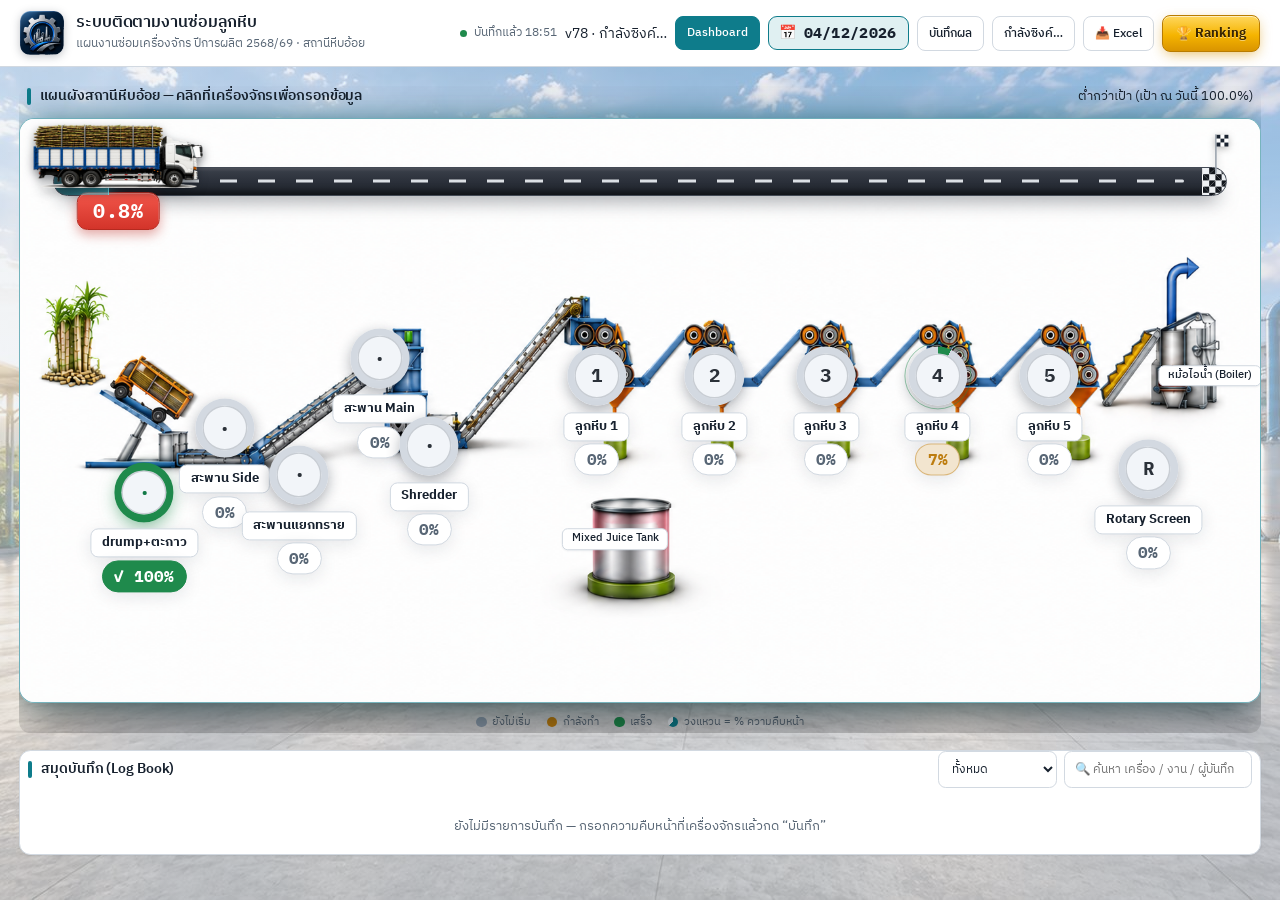
<file: index.html>
<!doctype html>
<html lang="th">
<head>
<meta charset="utf-8">
<meta name="viewport" content="width=device-width, initial-scale=1">
<title>ระบบติดตามงานซ่อมลูกหีบ</title>
<link rel="icon" type="image/png" href="logo.png?v=78">
<link rel="apple-touch-icon" href="icon-192.png?v=78">
<link rel="manifest" href="manifest.webmanifest?v=78">
<meta name="theme-color" content="#0e7c8b">
<meta name="mobile-web-app-capable" content="yes">
<meta name="apple-mobile-web-app-capable" content="yes">
<meta name="apple-mobile-web-app-status-bar-style" content="default">
<meta name="apple-mobile-web-app-title" content="ซ่อมลูกหีบ">
<!-- ออฟไลน์ 100% : ไม่พึ่ง CDN / ฟอนต์ภายนอก · ภาพฝังแบบ data URI -->
<link rel="preconnect" href="https://fonts.googleapis.com"><link rel="preconnect" href="https://fonts.gstatic.com" crossorigin><link href="https://fonts.googleapis.com/css2?family=IBM+Plex+Sans+Thai:wght@400;500;600;700&family=IBM+Plex+Mono:wght@500;600&display=swap" rel="stylesheet">
<link rel="stylesheet" href="shared.css?v=78">
</head>
<body class="bgphoto">
<header class="top">
  <div class="top-in">
    <div class="brand">
      <img class="logo" src="logo.png?v=78" alt="โลโก้ ระบบติดตามงานซ่อมลูกหีบ">
      <div><h1>ระบบติดตามงานซ่อมลูกหีบ</h1>
      <div class="sub">แผนงานซ่อมเครื่องจักร ปีการผลิต 2568/69 · สถานีหีบอ้อย</div></div>
    </div>
    <span class="save-dot"><b id="saveDot"></b><span id="saveTxt">พร้อมใช้งาน</span></span>
    <span class="pill" id="verTag" title="เวอร์ชันแอปของเครื่องนี้ · เวลาซิงค์ล่าสุดกับชีท"></span>
    <div class="hdr-tools">
      <a class="tbtn pri" href="dashboard.html">Dashboard</a>
      <label class="snapwrap" title="เลือกวันที่บันทึกผล (คลิกเพื่อเปิดปฏิทิน)"><span class="ic">📅</span><span class="snaptxt num" id="snapTxt">—</span><input type="date" id="snapDate" class="snapnative" min="2026-09-01"></label>
      <button class="tbtn" id="btnSnap">บันทึกผล</button>
      <button class="tbtn" id="btnSync" title="คลิกเพื่อดึงข้อมูลล่าสุดจากชีท">ซิงค์</button>
      <button class="tbtn" id="btnExport" title="ดาวน์โหลดไฟล์ Excel (.xlsx) 4 ชีท: สรุป / งาน / LogBook / Ranking">📥 Excel</button>
      <button class="tbtn rank" id="btnRank" title="จัดอันดับผู้บันทึกที่ทำให้ % ภาพรวมขึ้นมากที่สุด">🏆 Ranking</button>
    </div>
  </div>
</header>
<div id="appWrap"><div id="app">
<div class="wrap">

  <!-- HERO diagram -->
  <div class="card hero">
    <div class="hero-head">
      <div class="sec-ic"></div>
      <h2>แผนผังสถานีหีบอ้อย — คลิกที่เครื่องจักรเพื่อกรอกข้อมูล</h2>
      <div class="hero-tools"><span class="pill" id="raceHint"></span></div>
    </div>
    <div class="hero-scroll" id="heroScroll"><div class="hero-frame" id="heroFrame">
      <img class="hero-img" id="heroImg" alt="แผนผังกระบวนการหีบอ้อย" src="milling.png">
      <div class="pinlayer" id="pinLayer"></div>
      <div class="race2">
        <div class="road2" aria-hidden="true"><span class="fill" id="raceFill"></span><span class="lane"></span><span class="finline"></span></div>
        <div class="rflag" aria-hidden="true">
          <svg viewBox="0 0 30 70" width="19" height="44"><rect x="3.4" y="2" width="2.6" height="66" rx="1" fill="#9aa3ad"/>
            <g><rect x="6" y="3" width="6.5" height="6.5" fill="#1a2330"/><rect x="12.5" y="3" width="6.5" height="6.5" fill="#fff"/><rect x="19" y="3" width="6.5" height="6.5" fill="#1a2330"/>
            <rect x="6" y="9.5" width="6.5" height="6.5" fill="#fff"/><rect x="12.5" y="9.5" width="6.5" height="6.5" fill="#1a2330"/><rect x="19" y="9.5" width="6.5" height="6.5" fill="#fff"/>
            <rect x="6" y="16" width="6.5" height="6.5" fill="#1a2330"/><rect x="12.5" y="16" width="6.5" height="6.5" fill="#fff"/><rect x="19" y="16" width="6.5" height="6.5" fill="#1a2330"/></g></svg>
        </div>
        <div class="truck2" id="truck">
          <img class="truckimg" src="truck.png" alt="รถขนอ้อย" draggable="false">
        </div>
        <div class="tkpct num" id="tkPct">0.0%</div>
      </div>
    </div></div>
    <div class="mhint">👆 เลื่อนแผนผังซ้าย–ขวาได้ · หรือแตะเครื่องจากรายการด้านล่าง</div>
    <div class="editnote" id="editNote" style="display:none">โหมดจัดตำแหน่ง: ลากหมุดไปวางบนเครื่องจักรให้ตรง แล้วกด “เสร็จ” · ระบบจำตำแหน่งให้อัตโนมัติ &nbsp;·&nbsp; <a href="#" id="resetPins" style="font-weight:700">↺ รีเซ็ตตำแหน่งมาตรฐาน</a></div>
    <div class="hero-legend">
      <span><i style="background:var(--grey)"></i>ยังไม่เริ่ม</span>
      <span><i style="background:var(--amber)"></i>กำลังทำ</span>
      <span><i style="background:var(--green)"></i>เสร็จ</span>
      <span><i style="background:conic-gradient(var(--brand) 65%,var(--ring) 0)"></i>วงแหวน = % ความคืบหน้า</span>
    </div>
    <div id="machineList" class="mlist" aria-label="รายการเครื่องจักร (มือถือ)"></div>
  </div>

  <div class="card logbook">
    <div class="hero-head"><div class="sec-ic"></div><h2>สมุดบันทึก (Log Book)</h2><span class="pill" id="logPend"></span>
      <div class="logtools">
        <select id="logFilter" class="logsel"><option value="all">ทั้งหมด</option><option value="pending">⏳ รอตรวจสอบ</option><option value="approved">✓ ตรวจแล้ว</option><option value="rejected">✗ งานไม่ผ่าน</option></select>
        <input id="logSearch" class="logsearch" placeholder="🔍 ค้นหา เครื่อง / งาน / ผู้บันทึก">
      </div>
    </div>
    <div id="logList" class="loglist"></div>
  </div>

  </div>

</div></div>

<div class="scrim" id="scrim"></div>
<aside class="drawer modal" id="drawer" aria-hidden="true" role="dialog" aria-modal="true">
  <div class="dhead">
    <div><div class="dt" id="dTitle">—</div><div class="ds" id="dSub">—</div></div>
    <button class="xbtn" id="dClose" title="ปิด">✕</button>
  </div>
  <div class="dbody">
    <div class="owner-row"><label>ชื่อผู้บันทึก <span style="color:var(--red)">*</span></label><select id="dOwner" required><option value="">— เลือกชื่อผู้บันทึก (จำเป็น) —</option></select></div>
    <div class="dmini" id="dMini"></div>
    <div class="tips">✏️ กรอกได้เฉพาะ <b>จำนวนคน</b> · <b>% ความคืบหน้า</b> · <b>หมายเหตุ</b> — ที่เหลือล็อกตามแผน</div>
    <div id="taskBody" class="tcards"></div>
  </div>
  <div class="dfoot">
    <button class="tbtn" id="dReset">ยกเลิก</button>
    <button class="tbtn pri big" id="dDone">✓ บันทึก / เสร็จสิ้น</button>
  </div>
</aside>

<!-- PIN modal -->
<div class="scrim" id="pinScrim"></div>
<div class="pinmodal" id="pinModal" aria-hidden="true">
  <div class="pin-h" id="pinTitle">🔒 ใส่ PIN 4 หลัก เพื่อยืนยันการอนุมัติ (ตรวจแล้ว)</div>
  <input id="pinBox" class="pin-in num" type="password" inputmode="numeric" maxlength="4" autocomplete="off" placeholder="••••">
  <div class="pin-err" id="pinErr"></div>
  <div class="pin-foot"><button class="tbtn" id="pinCancel">ยกเลิก</button><button class="tbtn pri" id="pinOk">ยืนยัน</button></div>
</div>

<!-- Review / approve modal -->
<div class="scrim" id="rvScrim"></div>
<aside class="drawer modal" id="rvModal" aria-hidden="true" role="dialog" aria-modal="true">
  <div class="dhead"><div><div class="dt" id="rvTitle">—</div><div class="ds" id="rvInfo">—</div></div><button class="xbtn" id="rvClose" title="ปิด">✕</button></div>
  <div class="dbody">
    <div class="tips">ตรวจสอบ/แก้ไขค่าได้ก่อนอนุมัติ — เมื่อกด “ตรวจแล้ว” ค่าจะไปแสดงบนหมุดและ Dashboard</div>
    <div class="tcard">
      <div class="tc-grid">
        <div class="tc-fld"><label>จำนวนคน</label>
          <div class="stepper"><button type="button" class="stp" id="rvLminus">−</button><input id="rvLabor" class="num edit" type="number" min="0" step="1" inputmode="numeric"><button type="button" class="stp" id="rvLplus">＋</button></div>
        </div>
        <div class="tc-fld grow"><label>ความคืบหน้า <b class="pv" id="rvProgV">0%</b></label>
          <div class="prgrow"><button type="button" class="stpbtn" id="rvPminus">−</button><input id="rvProg" class="prg edit" type="range" min="0" max="100" step="1"><button type="button" class="stpbtn" id="rvPplus">＋</button></div>
        </div>
      </div>
      <div class="tc-note"><label>หมายเหตุ</label><input id="rvNote" class="edit" placeholder="—"></div>
    </div>
  </div>
  <div class="dfoot"><button class="tbtn" id="rvCancel">ยกเลิก</button><button class="tbtn rej big" id="rvReject">✗ ไม่ผ่าน</button><button class="tbtn pri big" id="rvApprove">✓ ตรวจแล้ว (อนุมัติ)</button></div>
</aside>

<!-- Ranking popup (กลางจอ) -->
<div class="scrim" id="rankScrim"></div>
<div class="rankmodal modal" id="rankModal" aria-hidden="true" role="dialog" aria-modal="true">
  <div class="rk-head"><div><div class="rk-title">🏆 Ranking ผู้บันทึก</div><div class="rk-sub" id="rankSub">ใครทำให้ % ภาพรวมขึ้นมากที่สุด</div></div><button class="xbtn" id="rankClose" title="ปิด">✕</button></div>
  <div class="rk-body" id="rankBody"></div>
  <div class="rk-foot">นับเฉพาะรายการที่ “ตรวจแล้ว” · % = น้ำหนักงาน (คน×วัน×8) × ส่วนที่เพิ่มขึ้นจากบันทึกก่อนหน้า</div>
</div>
<script src="shared.js?v=78"></script>
<script src="input.js?v=78"></script>
<script>if("serviceWorker" in navigator){window.addEventListener("load",function(){navigator.serviceWorker.register("sw.js").catch(function(){});});}</script>
</body>
</html>
</file>
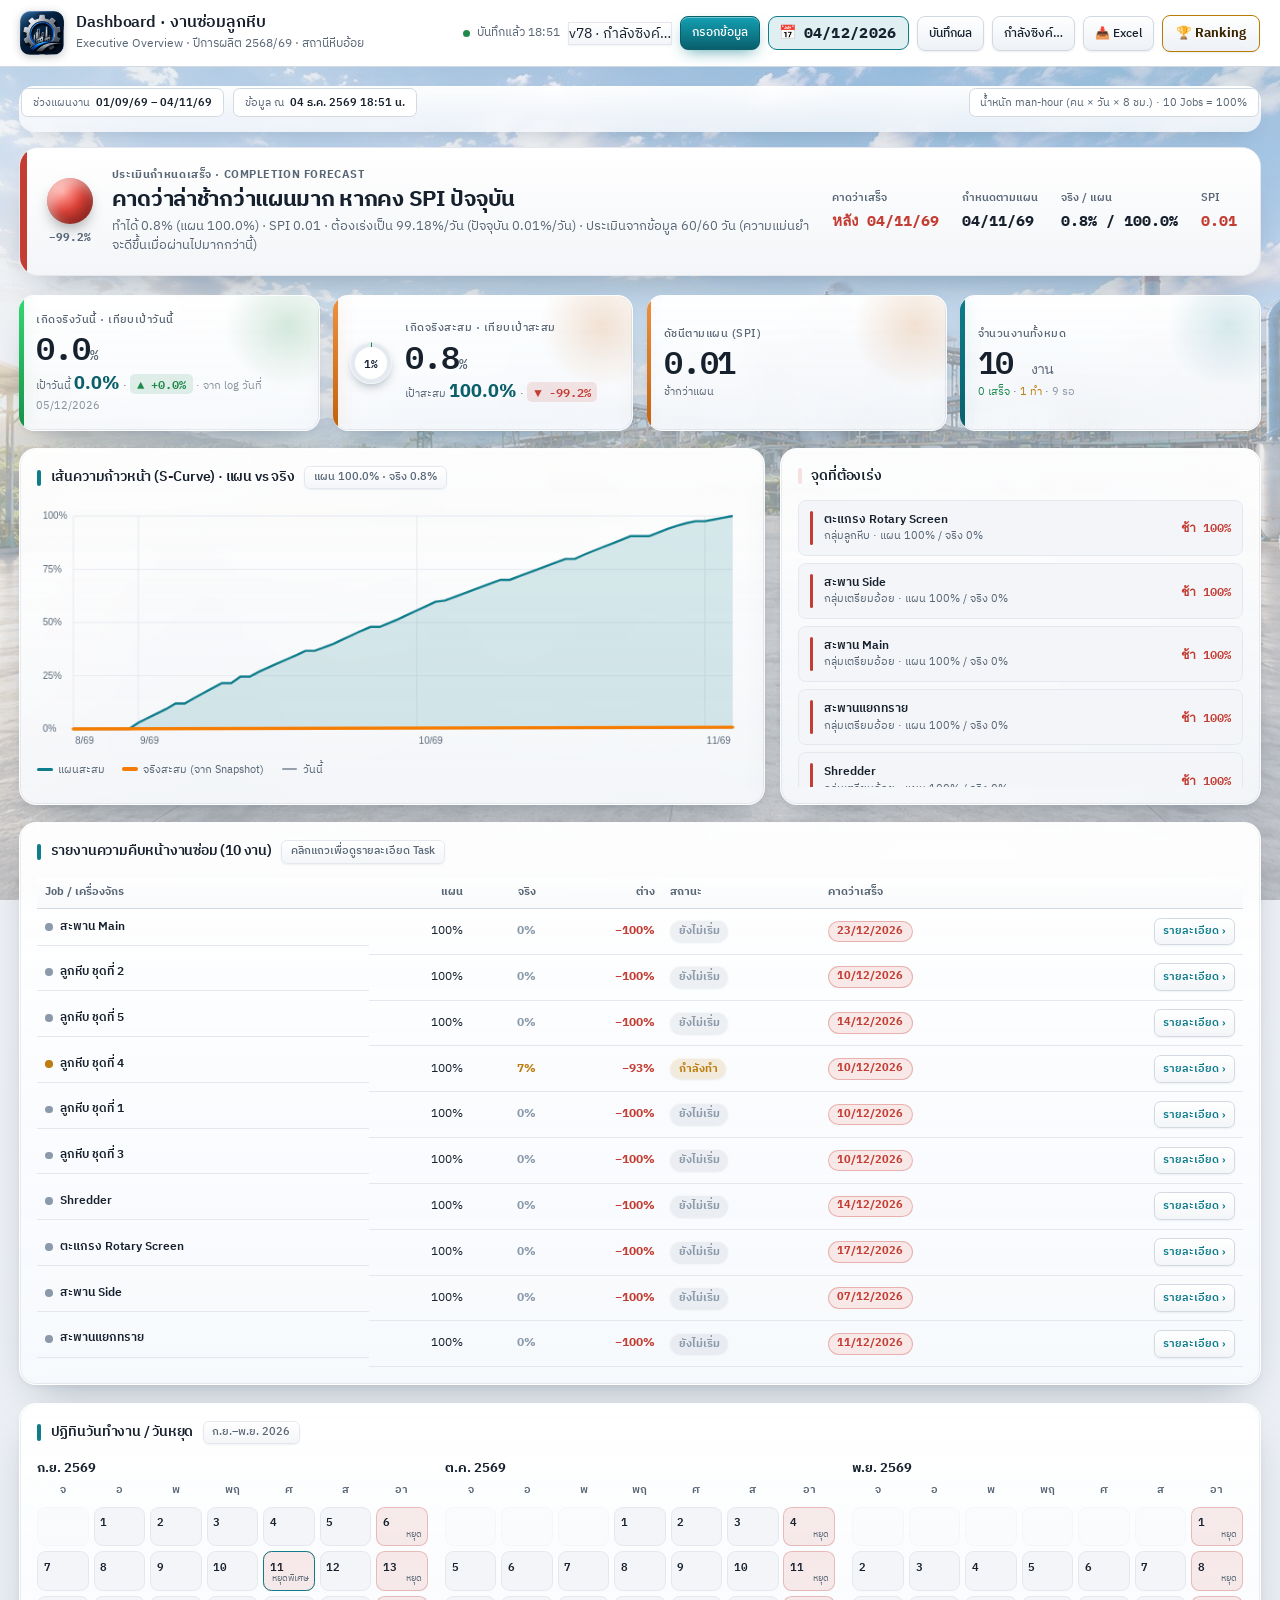
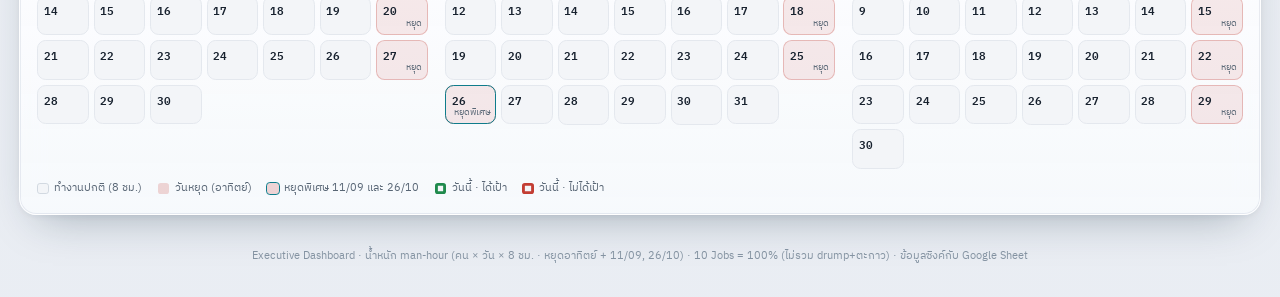
<file: dashboard.html>
<!doctype html>
<html lang="th">
<head>
<meta charset="utf-8">
<meta name="viewport" content="width=device-width, initial-scale=1">
<title>Dashboard — งานซ่อมลูกหีบ</title>
<link rel="icon" type="image/png" href="logo.png?v=78">
<link rel="apple-touch-icon" href="icon-192.png?v=78">
<link rel="manifest" href="manifest.webmanifest?v=78">
<meta name="theme-color" content="#0e7c8b">
<meta name="mobile-web-app-capable" content="yes">
<meta name="apple-mobile-web-app-capable" content="yes">
<meta name="apple-mobile-web-app-status-bar-style" content="default">
<meta name="apple-mobile-web-app-title" content="ซ่อมลูกหีบ">
<link rel="preconnect" href="https://fonts.googleapis.com"><link rel="preconnect" href="https://fonts.gstatic.com" crossorigin><link href="https://fonts.googleapis.com/css2?family=IBM+Plex+Sans+Thai:wght@400;500;600;700&family=IBM+Plex+Mono:wght@500;600&display=swap" rel="stylesheet">
<link rel="stylesheet" href="shared.css?v=78">
<style>
.jtbl{width:100%;border-collapse:collapse;font-size:13px}
.jtbl th{font-size:11px;color:var(--ink2);font-weight:700;text-align:left;padding:8px 8px;border-bottom:2px solid var(--line)}
.jtbl th.rt,.jtbl td.rt{text-align:right}
.jtbl td{padding:9px 8px;border-bottom:1px solid var(--line);vertical-align:middle}
.jtbl tbody tr{cursor:pointer;transition:.12s}
.jtbl tbody tr:hover td{background:var(--panel2)}
.jtbl .jn{font-weight:600;display:flex;align-items:center;gap:8px;flex-wrap:wrap}
.jtbl .jo{font-size:10.5px;color:var(--ink2);font-weight:400;width:100%}
.jtbl .jsub{font-size:10px;color:var(--ink2);font-weight:400}
.jtbl .jbar .bar{height:9px}
.chipst{font-size:11px;font-weight:700;padding:2px 9px;border-radius:20px;white-space:nowrap}
.drill{border:1px solid var(--line2);background:var(--panel2);color:var(--brand);font-size:11.5px;font-weight:600;border-radius:7px;padding:4px 9px;cursor:pointer}
.drill:hover{border-color:var(--brand)}
.tblwrap{overflow-x:auto}
.dttbl{width:100%;border-collapse:separate;border-spacing:0}
.dttbl th{font-size:10.5px;color:var(--ink2);font-weight:700;text-align:left;padding:8px 6px;position:sticky;top:0;background:var(--panel);z-index:3;box-shadow:inset 0 -2px 0 var(--line2)}
.dttbl th.rt,.dttbl td.rt{text-align:right;white-space:nowrap}
.dttbl td{padding:7px 6px;border-bottom:1px solid var(--line);font-size:12px}
.dttbl tbody tr:hover td{background:var(--panel2)}
#detail .dbody{padding:12px 16px 40px}
/* pill คาดว่าเสร็จ (ต่อ task) */
.fcpill{display:inline-block;font-size:11px;font-weight:700;padding:2px 9px;border-radius:20px;white-space:nowrap;border:1px solid transparent}
.fcpill.ok{color:var(--green);background:color-mix(in srgb,var(--green) 12%,var(--panel));border-color:color-mix(in srgb,var(--green) 30%,transparent)}
.fcpill.late{color:var(--red);background:color-mix(in srgb,var(--red) 12%,var(--panel));border-color:color-mix(in srgb,var(--red) 32%,transparent)}
.fcpill.warn{color:#a5670a;background:color-mix(in srgb,var(--amber) 16%,var(--panel));border-color:color-mix(in srgb,var(--amber) 38%,transparent)}
.fcpill.wait{color:var(--ink2);background:var(--panel2);border-color:var(--line2)}
.fcpill.muted{color:var(--ink3);background:transparent}
/* forecast banner (ผู้บริหาร) */
.fc-wrap{margin:16px 0 20px}
.fc{display:flex;align-items:center;gap:20px;padding:20px 24px;border-radius:18px;border:1px solid var(--line);background:linear-gradient(180deg,var(--panel),var(--panel2));position:relative;overflow:hidden;flex-wrap:wrap}
.fc::before{content:"";position:absolute;left:0;top:0;bottom:0;width:7px}
.fc.ok::before{background:var(--green)}.fc.warn::before{background:var(--amber)}.fc.late::before{background:var(--red)}.fc.wait::before{background:var(--ink2)}
.fc.ok{box-shadow:inset 0 0 0 1px color-mix(in srgb,var(--green) 32%,transparent),0 0 40px -20px var(--green)}
.fc.warn{box-shadow:inset 0 0 0 1px color-mix(in srgb,var(--amber) 36%,transparent)}
.fc.late{box-shadow:inset 0 0 0 1px color-mix(in srgb,var(--red) 38%,transparent),0 0 44px -20px var(--red)}
.fc-ic{flex:0 0 auto;margin-left:4px;display:flex;flex-direction:column;align-items:center;gap:5px}
.fc-ic small{font-family:"IBM Plex Mono",monospace;font-size:11.5px;font-weight:700;color:var(--ink2)}
/* ลูกบอลสถานะ (CSS ล้วน ไม่พึ่งฟอนต์ emoji) — สีตามระยะห่างจากเป้า */
.fc-ball{width:48px;height:48px;border-radius:50%;display:block;
  box-shadow:inset -7px -9px 14px rgba(0,0,0,.20), inset 6px 8px 12px rgba(255,255,255,.55), 0 8px 16px -5px rgba(0,0,0,.40)}
.fc-ball.ok{background:radial-gradient(circle at 34% 30%,#8ff0b3 0%,#2fbf6a 45%,#157a41 100%)}
.fc-ball.warn{background:radial-gradient(circle at 34% 30%,#ffd28a 0%,#f2952e 45%,#b45f0a 100%)}
.fc-ball.late{background:radial-gradient(circle at 34% 30%,#ff9c94 0%,#e5443a 45%,#8f1f18 100%)}
.fc-ball.grey{background:radial-gradient(circle at 34% 30%,#e3e8ee 0%,#a9b3bf 45%,#6b7683 100%)}
@media (max-width:768px){.fc-ball{width:40px;height:40px}}
.fc-main{flex:1;min-width:250px}
.fc-lab{font-size:11.5px;color:var(--ink2);font-weight:700;letter-spacing:.6px;text-transform:uppercase}
.fc-verdict{font-size:23px;font-weight:800;margin-top:3px;line-height:1.22}
.fc-sub{font-size:13.5px;color:var(--ink2);margin-top:5px;line-height:1.45}
.fc-stats{display:flex;gap:24px;flex-wrap:wrap}
.fc-stats>div{display:flex;flex-direction:column;gap:3px}
.fc-stats span{font-size:11px;color:var(--ink2);font-weight:600}
.fc-stats b{font-size:16px;font-family:"IBM Plex Mono",monospace;white-space:nowrap}
.fc-stats b.g{color:var(--green)}.fc-stats b.a{color:var(--amber)}.fc-stats b.r{color:var(--red)}
/* calendar click + day view */
.cald{position:relative}
.cald.clk{cursor:pointer;transition:.12s}
.cald.clk:hover{outline:2px solid var(--brand);outline-offset:-2px}
.cald.hasrec{box-shadow:inset 0 0 0 2px color-mix(in srgb,var(--green) 45%,transparent)}
:root{--curve-act:#f57c00} /* สีเส้น "จริงสะสม" บน S-curve (ส้มเข้ม ต่างจากเส้นแผนชัดเจน) */
/* specificity สูงกว่า body.dash .cald.hasrec (ประกาศทีหลังในสกิน glossy) → ขอบวันนี้ต้องชนะเสมอ */
body.dash .cald.today.ok,.cald.today.ok{box-shadow:inset 0 0 0 3px var(--green),0 0 0 2px color-mix(in srgb,var(--green) 25%,transparent)!important;font-weight:800}
body.dash .cald.today.behind,.cald.today.behind{box-shadow:inset 0 0 0 3px var(--red),0 0 0 2px color-mix(in srgb,var(--red) 25%,transparent)!important;font-weight:800}
.cald.today .mk{color:var(--green);font-weight:700}.cald.today.behind .mk{color:var(--red)}
.cald .calrec{position:absolute;top:3px;right:4px;background:var(--green);color:#fff;font-size:9px;font-weight:700;border-radius:10px;min-width:15px;height:15px;line-height:15px;text-align:center;padding:0 3px}
.dvrow{display:flex;align-items:center;gap:12px;padding:11px 4px;border-bottom:1px solid var(--line)}
.dvmain{flex:1;min-width:0}
.dvtask{font-weight:600;color:var(--ink);font-size:14.5px}
.dvmeta{font-size:12.5px;color:var(--ink2);margin-top:2px}
.dvpct{flex:0 0 50px;text-align:right;font-family:"IBM Plex Mono",monospace;font-size:17px;font-weight:700}
#dvBody{padding:14px 20px 22px}

/* ============================================================
   MODERN GLOSSY SKIN — เฉพาะหน้า Dashboard (body.dash)
   glass + เงาหลายชั้น + ไฮไลต์แวววาว + มิติ + คมชัด
   ============================================================ */
body.dash{-webkit-font-smoothing:antialiased;-moz-osx-font-smoothing:grayscale;text-rendering:optimizeLegibility}

/* backdrop: ภาพโรงงาน + แสงเรืองสีแบรนด์มุมบน ให้ดูพรีเมียม */
body.dash.bgphoto{background:
  radial-gradient(1200px 620px at 12% -12%, rgba(14,124,139,.20), transparent 58%),
  radial-gradient(1000px 520px at 104% -6%, rgba(31,138,76,.13), transparent 55%),
  linear-gradient(rgba(232,236,242,.60),rgba(226,231,239,.74)),
  url("Background.jpg") center 42%/cover fixed}
:root[data-theme="dark"] body.dash.bgphoto,:root:not([data-theme="light"]) body.dash.bgphoto{background:
  radial-gradient(1200px 620px at 12% -12%, rgba(40,214,234,.16), transparent 58%),
  radial-gradient(1000px 520px at 104% -6%, rgba(31,138,76,.14), transparent 55%),
  linear-gradient(rgba(22,24,28,.78),rgba(17,19,22,.88)),
  url("Background.jpg") center 42%/cover fixed}
@media (prefers-color-scheme:light){:root:not([data-theme="dark"]) body.dash.bgphoto{background:
  radial-gradient(1200px 620px at 12% -12%, rgba(14,124,139,.20), transparent 58%),
  radial-gradient(1000px 520px at 104% -6%, rgba(31,138,76,.13), transparent 55%),
  linear-gradient(rgba(232,236,242,.60),rgba(226,231,239,.74)),
  url("Background.jpg") center 42%/cover fixed}}

/* การ์ดกระจก (glass) — เงาลึกหลายชั้น + ขอบสว่าง + ผิวเงาด้านบน */
body.dash .card{
  position:relative;overflow:hidden;border-radius:18px;
  background:
    linear-gradient(180deg, rgba(255,255,255,.46), rgba(255,255,255,0) 44%),
    linear-gradient(180deg, rgba(255,255,255,.95), rgba(248,250,253,.90));
  -webkit-backdrop-filter:blur(13px) saturate(1.25);backdrop-filter:blur(13px) saturate(1.25);
  border:1px solid rgba(255,255,255,.65);
  box-shadow:
    inset 0 1px 0 rgba(255,255,255,.95),
    inset 0 0 0 1px rgba(206,214,223,.45),
    0 2px 6px rgba(16,42,60,.05),
    0 20px 44px -20px rgba(16,42,60,.34);
  transition:box-shadow .28s cubic-bezier(.22,.61,.36,1), transform .28s cubic-bezier(.22,.61,.36,1)}
body.dash .card:hover{transform:translateY(-2px);
  box-shadow:
    inset 0 1px 0 rgba(255,255,255,1),
    inset 0 0 0 1px rgba(206,214,223,.6),
    0 4px 10px rgba(16,42,60,.07),
    0 30px 60px -22px rgba(16,42,60,.44)}
:root[data-theme="dark"] body.dash .card,:root:not([data-theme="light"]) body.dash .card{
  background:linear-gradient(180deg, rgba(255,255,255,.06), rgba(255,255,255,0) 44%), linear-gradient(180deg, rgba(43,47,54,.86), rgba(33,36,42,.82));
  border:1px solid rgba(255,255,255,.08);
  box-shadow:inset 0 1px 0 rgba(255,255,255,.08), 0 2px 6px rgba(0,0,0,.3), 0 22px 46px -20px rgba(0,0,0,.6)}

/* KPI cards — มิติเด่น: แถบสีไล่เฉด + แสงเรืองมุม + ยกตัวตอน hover */
body.dash .kpi{border-left:0;border-radius:16px;padding:17px 18px 16px}
body.dash .kpi::before{content:"";position:absolute;left:0;top:0;bottom:0;width:5px;
  background:linear-gradient(180deg,var(--brand),var(--brand2));box-shadow:0 0 16px -2px rgba(14,124,139,.7)}
body.dash .kpi.g::before{background:linear-gradient(180deg,#33d873,#159048);box-shadow:0 0 16px -2px rgba(31,180,90,.75)}
body.dash .kpi.a::before{background:linear-gradient(180deg,#e9b53f,#b6790f);box-shadow:0 0 16px -2px rgba(220,150,20,.7)}
body.dash .kpi.o::before{background:linear-gradient(180deg,#f0913f,#c2610c);box-shadow:0 0 16px -2px rgba(210,110,20,.7)}
body.dash .kpi::after{content:"";position:absolute;right:-34px;top:-34px;width:132px;height:132px;border-radius:50%;
  background:radial-gradient(circle, rgba(14,124,139,.16), transparent 70%);pointer-events:none}
body.dash .kpi.g::after{background:radial-gradient(circle, rgba(31,138,76,.18), transparent 70%)}
body.dash .kpi.a::after{background:radial-gradient(circle, rgba(189,125,16,.18), transparent 70%)}
body.dash .kpi.o::after{background:radial-gradient(circle, rgba(194,97,12,.18), transparent 70%)}
body.dash .kpi:hover{transform:translateY(-4px)}
body.dash .kpi .val{font-size:33px;letter-spacing:-1.2px;text-shadow:0 1px 0 rgba(255,255,255,.7)}
:root[data-theme="dark"] body.dash .kpi .val,:root:not([data-theme="light"]) body.dash .kpi .val{text-shadow:0 1px 2px rgba(0,0,0,.5)}
body.dash .kpi .lab{letter-spacing:.5px}

/* วงแหวน % ให้มีเงา/มิติ */
body.dash .kpi .ring{box-shadow:0 5px 12px -5px rgba(16,42,60,.5), inset 0 0 0 1px rgba(255,255,255,.4);filter:saturate(1.15)}

/* pills แวววาว */
body.dash .pill{background:linear-gradient(180deg,#ffffff,var(--panel2));border:1px solid var(--line);
  box-shadow:0 1px 2px rgba(16,42,60,.06), inset 0 1px 0 rgba(255,255,255,.9)}

/* ปุ่มบนหัว — ผิวเงา ปุ่มหลักไล่เฉด+เรืองแสง */
body.dash .tbtn{background:linear-gradient(180deg,#ffffff,#edf1f6);
  box-shadow:0 1px 2px rgba(16,42,60,.08), inset 0 1px 0 rgba(255,255,255,.85);transition:.18s}
body.dash .tbtn:hover{transform:translateY(-1px);box-shadow:0 4px 12px -4px rgba(14,124,139,.5), inset 0 1px 0 rgba(255,255,255,.85)}
body.dash .tbtn.pri{background:linear-gradient(180deg,#12a0b3,var(--brand2));border-color:var(--brand2);
  box-shadow:0 6px 16px -6px rgba(14,124,139,.75), inset 0 1px 0 rgba(255,255,255,.4)}
body.dash .tbtn.pri:hover{background:linear-gradient(180deg,#14aec2,#0a5f6b)}

/* แถบช่วงแผนงาน (period bar) เป็นกระจกบางๆ */
body.dash .periodbar{border-radius:16px;
  background:linear-gradient(180deg, rgba(255,255,255,.5), rgba(255,255,255,0) 60%), linear-gradient(180deg, rgba(255,255,255,.9), rgba(247,249,252,.82));
  -webkit-backdrop-filter:blur(10px);backdrop-filter:blur(10px);
  box-shadow:inset 0 1px 0 rgba(255,255,255,.9), 0 10px 26px -14px rgba(16,42,60,.28)}

/* Forecast banner — glass + เรืองแสง + ผิวเงา */
body.dash .fc{border-radius:20px;overflow:hidden;
  background:linear-gradient(180deg, rgba(255,255,255,.5), rgba(255,255,255,0) 42%), linear-gradient(180deg,var(--panel),var(--panel2));
  -webkit-backdrop-filter:blur(12px) saturate(1.2);backdrop-filter:blur(12px) saturate(1.2);
  box-shadow:inset 0 1px 0 rgba(255,255,255,.95), 0 22px 46px -20px rgba(16,42,60,.36)}
body.dash .fc-verdict{letter-spacing:-.3px}

/* ตารางงาน — หัวตารางไล่เฉด แถวไฮไลต์นุ่ม เส้นคม */
body.dash .jtbl th{background:linear-gradient(180deg,rgba(255,255,255,.7),rgba(243,245,248,.5));border-bottom:2px solid var(--line2)}
body.dash .jtbl tbody tr{transition:.15s}
body.dash .jtbl tbody tr:hover td{background:linear-gradient(90deg,color-mix(in srgb,var(--brand) 8%,transparent),transparent)}
body.dash .chipst{box-shadow:inset 0 1px 0 rgba(255,255,255,.5), 0 1px 2px rgba(16,42,60,.08)}
body.dash .drill{background:linear-gradient(180deg,#fff,var(--panel2));box-shadow:0 1px 2px rgba(16,42,60,.06), inset 0 1px 0 #fff}
body.dash .drill:hover{box-shadow:0 4px 10px -3px rgba(14,124,139,.45)}

/* ปฏิทิน — วันมีบันทึกเรืองเขียว, hover ยกตัว */
body.dash .cald{border-radius:9px;transition:.14s}
body.dash .cald.hasrec{box-shadow:inset 0 0 0 2px color-mix(in srgb,var(--green) 55%,transparent), 0 4px 12px -6px rgba(31,138,76,.5)}
body.dash .cald.clk:hover{transform:translateY(-2px)}
body.dash .cald .calrec{box-shadow:0 2px 6px -1px rgba(31,138,76,.6)}

/* หัวข้อ section คมขึ้น */
body.dash .sec-title h2{letter-spacing:-.2px}

/* ===== Drill-down panel (drawer รายละเอียดเครื่อง) ให้เข้าธีมโมเดิร์น ===== */
body.dash #detail.drawer{
  background:linear-gradient(180deg,#ffffff,#f4f8fc);
  border:1px solid rgba(255,255,255,.7);
  box-shadow:inset 0 1px 0 rgba(255,255,255,.95), 0 44px 100px -26px rgba(6,12,22,.62), 0 0 0 1px rgba(206,214,223,.4)}
body.dash #detail .dhead{background:linear-gradient(180deg,#eef5fb,#ffffff);position:relative}
body.dash #detail .dhead::after{content:"";position:absolute;left:0;right:0;bottom:-1px;height:2px;background:linear-gradient(90deg,var(--brand),transparent)}
/* 3 การ์ดสถิติ (man-hour) แบบ KPI: glass + แถบสี + แสงเรืองมุม + ยกตัว */
body.dash #detail .dmini .m{
  position:relative;overflow:hidden;border-radius:16px;padding:15px 16px 14px;
  background:linear-gradient(180deg, rgba(255,255,255,.6), rgba(255,255,255,0) 46%), linear-gradient(180deg,#ffffff,#eef4fa);
  border:1px solid rgba(255,255,255,.7);
  box-shadow:inset 0 1px 0 rgba(255,255,255,.95), inset 0 0 0 1px rgba(206,214,223,.4), 0 2px 5px rgba(16,42,60,.05), 0 14px 30px -16px rgba(16,42,60,.3);
  transition:transform .22s cubic-bezier(.22,.61,.36,1), box-shadow .22s}
body.dash #detail .dmini .m:hover{transform:translateY(-3px);box-shadow:inset 0 1px 0 #fff, 0 3px 8px rgba(16,42,60,.07), 0 22px 44px -18px rgba(16,42,60,.4)}
body.dash #detail .dmini .m::before{content:"";position:absolute;left:0;top:0;bottom:0;width:4px}
body.dash #detail .dmini .m:nth-child(1)::before{background:linear-gradient(180deg,var(--brand),var(--brand2))}
body.dash #detail .dmini .m:nth-child(2)::before{background:linear-gradient(180deg,#e9b53f,#b6790f)}
body.dash #detail .dmini .m:nth-child(3)::before{background:linear-gradient(180deg,#33d873,#159048)}
body.dash #detail .dmini .m::after{content:"";position:absolute;right:-28px;top:-28px;width:100px;height:100px;border-radius:50%;background:radial-gradient(circle,rgba(14,124,139,.12),transparent 70%);pointer-events:none}
body.dash #detail .dmini .m:nth-child(2)::after{background:radial-gradient(circle,rgba(189,125,16,.14),transparent 70%)}
body.dash #detail .dmini .m:nth-child(3)::after{background:radial-gradient(circle,rgba(31,138,76,.14),transparent 70%)}
body.dash #detail .dmini .m .v{font-size:27px;letter-spacing:-.5px}
/* ตารางรายละเอียด: หัวเงาทึบ (จำเป็นต่อ sticky) แถว hover นุ่ม */
body.dash #detail .dttbl th{background:linear-gradient(180deg,#ffffff,#eef3f8);box-shadow:inset 0 -2px 0 var(--line2);z-index:4}
body.dash #detail .dttbl tbody tr:hover td{background:linear-gradient(90deg,color-mix(in srgb,var(--brand) 8%,transparent),transparent)}
</style>
</head>
<body class="bgphoto dash">
<header class="top">
  <div class="top-in">
    <div class="brand">
      <img class="logo" src="logo.png?v=78" alt="โลโก้ ระบบติดตามงานซ่อมลูกหีบ">
      <div><h1>Dashboard · งานซ่อมลูกหีบ</h1>
      <div class="sub">Executive Overview · ปีการผลิต 2568/69 · สถานีหีบอ้อย</div></div>
    </div>
    <span class="save-dot"><b id="saveDot"></b><span id="saveTxt">พร้อมใช้งาน</span></span>
    <span class="pill" id="verTag" title="เวอร์ชันแอปของเครื่องนี้ · เวลาซิงค์ล่าสุดกับชีท"></span>
    <div class="hdr-tools">
      <a class="tbtn pri" href="index.html">กรอกข้อมูล</a>
      <label class="snapwrap" title="เลือกวันที่บันทึกผล (คลิกเพื่อเปิดปฏิทิน)"><span class="ic">📅</span><span class="snaptxt num" id="snapTxt">—</span><input type="date" id="snapDate" class="snapnative" min="2026-09-01"></label>
      <button class="tbtn" id="btnSnap">บันทึกผล</button>
      <button class="tbtn" id="btnSync" title="คลิกเพื่อดึงข้อมูลล่าสุดจากชีท">ซิงค์</button>
      <button class="tbtn" id="btnExport" title="ดาวน์โหลดไฟล์ Excel (.xlsx) 4 ชีท: สรุป / งาน / LogBook / Ranking">📥 Excel</button>
      <button class="tbtn rank" id="btnRank" title="จัดอันดับผู้บันทึกที่ทำให้ % ภาพรวมขึ้นมากที่สุด">🏆 Ranking</button>
    </div>
  </div>
</header>
<div id="appWrap"><div id="app">
<div class="wrap">
  <div class="periodbar" id="periodBar"></div>
  <div id="forecast" class="fc-wrap"></div>
  <div class="kpis" id="kpis"></div>

  <div class="curverow">
    <div class="card chart-card">
      <div class="sec-title"><div class="sec-ic">📈</div><h2>เส้นความก้าวหน้า (S-Curve) · แผน vs จริง</h2><span class="pill" id="curveHint"></span></div>
      <canvas id="scurve"></canvas>
      <div class="ck">
        <span><i style="background:var(--brand)"></i>แผนสะสม</span>
        <span><i style="background:var(--curve-act);height:4px"></i>จริงสะสม (จาก Snapshot)</span>
        <span><i style="background:var(--ink2);height:2px;opacity:.6"></i>วันนี้</span>
      </div>
    </div>
    <div class="card act-card">
      <div class="sec-title"><div class="sec-ic" style="background:color-mix(in srgb,var(--red) 14%,transparent);color:var(--red)">⚠️</div><h2>จุดที่ต้องเร่ง</h2></div>
      <div id="alerts"></div>
    </div>
  </div>

  <div class="card" style="margin-top:18px;padding:18px">
    <div class="sec-title"><div class="sec-ic">🧮</div><h2>รายงานความคืบหน้างานซ่อม (10 งาน)</h2><span class="pill">คลิกแถวเพื่อดูรายละเอียด Task</span></div>
    <div class="tblwrap" id="jobsTable"></div>
  </div>


  <div class="card cal" id="calCard" style="margin-top:18px">
    <div class="sec-title"><div class="sec-ic">📅</div><h2>ปฏิทินวันทำงาน / วันหยุด</h2><span class="pill">ก.ย.–พ.ย. 2026</span></div>
    <div class="calmonths" id="calMonths"></div>
    <div class="calleg">
      <span><i style="background:var(--panel2);border:1px solid var(--line2)"></i>ทำงานปกติ (8 ชม.)</span>
      <span><i style="background:color-mix(in srgb,var(--red) 20%,transparent)"></i>วันหยุด (อาทิตย์)</span>
      <span><i style="background:color-mix(in srgb,var(--red) 20%,transparent);outline:2px solid var(--brand)"></i><span id="legSpecial">หยุดพิเศษ</span></span>
      <span><i style="background:var(--panel2);box-shadow:inset 0 0 0 3px var(--green)"></i>วันนี้ · ได้เป้า</span>
      <span><i style="background:var(--panel2);box-shadow:inset 0 0 0 3px var(--red)"></i>วันนี้ · ไม่ได้เป้า</span>
    </div>
  </div>
</div>

  <footer>
    <div>Executive Dashboard · น้ำหนัก man-hour (คน × วัน × 8 ชม. · หยุดอาทิตย์ + <span id="footHol">11/09, 26/10</span>) · 10 Jobs = 100% (ไม่รวม drump+ตะกาว) · ข้อมูลซิงค์กับ Google Sheet</div>
  </footer>
</div></div>

<div class="scrim" id="dvScrim"></div>
<aside class="drawer modal" id="dvModal" aria-hidden="true" role="dialog" aria-modal="true">
  <div class="dhead"><div class="dt" id="dvTitle">—</div><button class="xbtn" id="dvClose" title="ปิด">✕</button></div>
  <div class="dbody" id="dvBody"></div>
</aside>

<div class="scrim" id="dtScrim"></div>
<aside class="drawer" id="detail" aria-hidden="true">
  <div class="dhead"><div><div class="dt" id="dtTitle">—</div><div class="ds" id="dtSub">—</div></div><button class="xbtn" id="dtClose">✕</button></div>
  <div class="dmini" id="dtMini"></div>
  <div class="dbody tblwrap" id="dtBody"></div>
</aside>

<!-- Ranking popup (กลางจอ) -->
<div class="scrim" id="rankScrim"></div>
<div class="rankmodal modal" id="rankModal" aria-hidden="true" role="dialog" aria-modal="true">
  <div class="rk-head"><div><div class="rk-title">🏆 Ranking ผู้บันทึก</div><div class="rk-sub" id="rankSub">ใครทำให้ % ภาพรวมขึ้นมากที่สุด</div></div><button class="xbtn" id="rankClose" title="ปิด">✕</button></div>
  <div class="rk-body" id="rankBody"></div>
  <div class="rk-foot">นับเฉพาะรายการที่ “ตรวจแล้ว” · % = น้ำหนักงาน (คน×วัน×8) × ส่วนที่เพิ่มขึ้นจากบันทึกก่อนหน้า</div>
</div>
<script src="shared.js?v=78"></script>
<script src="dashboard.js?v=78"></script>
<script>if("serviceWorker" in navigator){window.addEventListener("load",function(){navigator.serviceWorker.register("sw.js").catch(function(){});});}</script>
</body>
</html>
</file>
<file: shared.css>
/* ============ Theme: Petrol Steel — flat, engineering, single-accent ============ */
:root{
  --bg:#e9ecf0; --panel:#ffffff; --panel2:#f3f5f8;
  --ink:#17212e; --ink2:#586675; --ink3:#8695a4;
  --line:#e4e8ee; --line2:#d2d9e1;
  --brand:#0e7c8b; --brand2:#0a5f6b; --brandSoft:#e0f0f2;
  --orange:#c2610c; --green:#1f8a4c; --amber:#bd7d10; --red:#c33d33; --grey:#8b9aab;
  --shadow:0 1px 2px rgba(20,32,48,.06);
  --shadowL:0 4px 18px rgba(20,32,48,.10);
  --ring:#e6eaf0; --hero1:#e8ebf0; --hero2:#f2f4f7;
}
:root[data-theme="dark"]{
  --bg:#1b1d21; --panel:#25282e; --panel2:#1f2227;
  --ink:#eef0f3; --ink2:#a7aeb8; --ink3:#71787f;
  --line:#31353c; --line2:#3d424b;
  --brand:#28d6ea; --brand2:#17b8cc; --brandSoft:#123138;
  --orange:#ff9c3f; --green:#38d986; --amber:#f5c130; --red:#ff615a; --grey:#6a7178;
  --shadow:0 1px 2px rgba(0,0,0,.5);
  --shadowL:0 14px 44px rgba(0,0,0,.55);
  --ring:#33373e; --hero1:#24272c; --hero2:#1c1e22;
}
@media (prefers-color-scheme:dark){:root:not([data-theme="light"]){
  --bg:#1b1d21; --panel:#25282e; --panel2:#1f2227;
  --ink:#eef0f3; --ink2:#a7aeb8; --ink3:#71787f; --line:#31353c; --line2:#3d424b;
  --brand:#28d6ea; --brand2:#17b8cc; --brandSoft:#123138;
  --orange:#ff9c3f; --green:#38d986; --amber:#f5c130; --red:#ff615a; --grey:#6a7178;
  --shadow:0 1px 2px rgba(0,0,0,.5); --shadowL:0 14px 44px rgba(0,0,0,.55);
  --ring:#33373e; --hero1:#24272c; --hero2:#1c1e22;
}}
*{box-sizing:border-box}
html,body{margin:0}
body{font-family:"IBM Plex Sans Thai","Noto Sans Thai",system-ui,"Segoe UI",sans-serif;
  color:var(--ink);font-size:14px;line-height:1.5;background:var(--bg);min-height:100vh;
  -webkit-font-smoothing:antialiased}
h1,h2,h3{margin:0;font-weight:600;letter-spacing:-.1px}
button{font-family:inherit;cursor:pointer}
.mono,.num{font-family:"IBM Plex Mono",ui-monospace,"Consolas",monospace;font-variant-numeric:tabular-nums}

/* header */
header.top{position:sticky;top:0;z-index:40;background:var(--panel);border-bottom:1px solid var(--line2)}
.top-in{max-width:none;margin:0;padding:11px 20px;display:flex;align-items:center;gap:8px;flex-wrap:wrap}
.top-in>.tbtn,.top-in>.snapwrap{flex:0 0 auto}
.top-in .brand{margin-right:auto}                 /* ดันปุ่มทั้งหมดไปชิดขวา อยู่แถวเดียวกัน */
.top-in .tbtn{padding:7px 11px;font-size:12px}    /* ย่อปุ่มบนหัวให้พอดีแถวเดียว */
.top-in .tbtn.rank{padding:7px 13px;font-size:12.5px}
.hdr-tools{display:contents}                       /* คอม: ปุ่มทำตัวเป็น flex item ตรงๆ เหมือนเดิม */
.brand{display:flex;align-items:center;gap:12px;margin-right:auto}
.logo{width:44px;height:44px;border-radius:10px;flex:0 0 auto;object-fit:contain;display:block;filter:drop-shadow(0 2px 4px rgba(10,20,35,.25))}
.brand h1{font-size:16px;line-height:1.15}
.brand .sub{font-size:11.5px;color:var(--ink2);margin-top:2px;font-weight:400}
.tbtn{border:1px solid var(--line2);background:var(--panel);color:var(--ink);border-radius:8px;padding:7px 13px;
  font-size:12.5px;font-weight:500;display:inline-flex;align-items:center;gap:6px;transition:.13s;text-decoration:none}
.tbtn:hover{border-color:var(--brand);color:var(--brand);background:var(--brandSoft)}
.tbtn.pri{background:var(--brand);border-color:var(--brand);color:#fff}
.snapwrap{display:inline-flex;align-items:center;gap:6px;border:1.5px solid var(--brand);background:var(--brandSoft);color:var(--ink);border-radius:9px;padding:5px 10px;cursor:pointer;position:relative}
/* วันที่แสดงเป็น DD/MM/YYYY ของเราเอง (ไม่ขึ้นกับภาษาเครื่อง) · ตัวเลือกวันที่จริงซ่อนโปร่งใสทับไว้ให้คลิกเปิดปฏิทินได้ */
.snaptxt{font-family:"IBM Plex Mono",monospace;font-weight:700;font-size:15px;letter-spacing:.3px;min-width:96px;text-align:center}
.snapnative{position:absolute;inset:0;width:100%;height:100%;opacity:0;cursor:pointer;border:0;padding:0;margin:0}
.snapwrap .ic{font-size:14px;line-height:1}
.snapwrap input[type=date]{border:none;background:transparent;color:var(--ink);font-family:inherit;font-size:13px;font-weight:600;color-scheme:light;cursor:pointer;outline:none}
.tbtn.pri:hover{background:var(--brand2);color:#fff}
.save-dot{font-size:11.5px;color:var(--ink2);display:inline-flex;align-items:center;gap:7px}
.save-dot b{width:7px;height:7px;border-radius:50%;background:var(--green);display:inline-block}

.wrap{max-width:1340px;margin:0 auto;padding:20px}
.card{background:var(--panel);border:1px solid var(--line2);border-radius:12px;box-shadow:var(--shadow)}
.sec-title{display:flex;align-items:center;gap:10px;margin:0 0 14px}
.sec-title h2{font-size:14.5px;font-weight:600}
.sec-title .pill{font-size:11px;color:var(--ink2);background:var(--panel2);border:1px solid var(--line);border-radius:6px;padding:3px 9px;font-weight:500}
.sec-ic{width:4px;height:17px;border-radius:2px;background:var(--brand);flex:0 0 auto;overflow:hidden;text-indent:-999px}

.periodbar{display:flex;flex-wrap:wrap;gap:8px 10px;align-items:center;font-size:12px;color:var(--ink2);padding:2px 2px 16px}
.periodbar b{color:var(--ink);font-weight:600}
.periodbar .chip{display:inline-flex;align-items:center;gap:7px;background:var(--panel);border:1px solid var(--line2);border-radius:7px;padding:5px 11px}
.periodbar .grow{flex:1}

/* KPI */
.kpis{display:grid;grid-template-columns:repeat(4,1fr);gap:14px;margin-bottom:18px}
.kpi{padding:15px 16px 15px 18px;position:relative;display:flex;gap:14px;align-items:center;border-left:3px solid var(--brand)}
.kpi.g{border-left-color:var(--green)} .kpi.b{border-left-color:var(--brand)} .kpi.a{border-left-color:var(--amber)} .kpi.o{border-left-color:var(--orange)}
.kpi .ic{display:none}
.kpi .body{min-width:0;flex:1}
.kpi .lab{font-size:11.5px;color:var(--ink2);font-weight:500;text-transform:uppercase;letter-spacing:.3px}
.kpi .val{font-family:"IBM Plex Mono",monospace;font-size:30px;font-weight:600;letter-spacing:-1px;margin-top:4px;line-height:1;font-variant-numeric:tabular-nums}
.kpi .val small{font-size:15px;font-weight:500;color:var(--ink2)}
.kpi .meta{font-size:11.5px;color:var(--ink2);margin-top:7px}
.tag{display:inline-flex;align-items:center;gap:3px;font-family:"IBM Plex Mono",monospace;font-size:13px;font-weight:600;padding:1px 7px;border-radius:5px}
.tag.up{color:var(--green);background:color-mix(in srgb,var(--green) 12%,transparent)}
.tag.down{color:var(--red);background:color-mix(in srgb,var(--red) 12%,transparent)}
.ring{--p:0;width:44px;height:44px;border-radius:50%;flex:0 0 auto;display:grid;place-items:center;position:relative;
  background:conic-gradient(var(--green) calc(var(--p)*1%),var(--ring) 0)}
.ring::before{content:"";position:absolute;width:34px;height:34px;border-radius:50%;background:var(--panel)}
.ring span{position:relative;font-family:"IBM Plex Mono",monospace;font-size:11px;font-weight:600}
.kpi .ringwrap{position:relative;display:grid;place-items:center}

/* HERO diagram */
.hero{padding:16px 16px 10px;overflow:hidden}
.hero-head{display:flex;align-items:center;gap:10px;margin:0 4px 12px;flex-wrap:wrap}
.hero-head h2{font-size:14.5px;font-weight:600}
.hero-tools{margin-left:auto;display:flex;gap:8px}
/* ภาพโรงงานเป็น backdrop หลังกรอบ (เฉพาะหน้าที่มี body.bgphoto) */
body.bgphoto{background:linear-gradient(rgba(233,237,242,.55),rgba(233,237,242,.62)),url("Background.jpg") center 42%/cover fixed}
:root[data-theme="dark"] body.bgphoto,:root:not([data-theme="light"]) body.bgphoto{background:linear-gradient(rgba(24,26,30,.74),rgba(20,22,25,.84)),url("Background.jpg") center 42%/cover fixed}
@media (prefers-color-scheme:light){:root:not([data-theme="dark"]) body.bgphoto{background:linear-gradient(rgba(233,237,242,.55),rgba(233,237,242,.62)),url("Background.jpg") center 42%/cover fixed}}
/* กรอบเครื่องจักร = จอแสดงผลสว่าง ขอบ accent เรืองแสง (โมเดิร์น คมชัด) ลอยเหนือ backdrop เข้ม */
.card.hero{background:transparent;border:none;box-shadow:none;padding:0}
.hero-head{padding:0 4px}
.hero-frame{position:relative;border-radius:16px;overflow:hidden;
  background:linear-gradient(180deg,#f7fafc,#e7edf3);
  border:1px solid color-mix(in srgb,var(--brand) 55%,transparent);
  box-shadow:0 22px 60px rgba(0,0,0,.5), 0 0 34px -12px var(--brand), inset 0 1px 0 rgba(255,255,255,.9)}
.hero-frame::after{content:"";position:absolute;inset:0;z-index:1;pointer-events:none;
  background:linear-gradient(180deg,rgba(255,255,255,.4),rgba(255,255,255,0) 16%)}
.hero-img{display:block;width:100%;height:auto;position:relative;z-index:2}
/* race วิ่งด้านบนเครื่องจักร ในกรอบเดียวกัน */
.hero-frame .race2{position:absolute;top:8px;left:18px;right:18px;height:114px;z-index:6;pointer-events:none;background:transparent;overflow:visible}
.pinlayer{position:absolute;inset:0;z-index:4}
.pin{position:absolute;transform:translate(-50%,-50%);cursor:pointer;z-index:4}
.pin .dot{width:62px;height:62px;border-radius:50%;display:grid;place-items:center;position:relative;
  background:conic-gradient(var(--green) calc(var(--p,0)*1%), #d3d9e1 0);
  box-shadow:0 5px 14px rgba(10,20,35,.32);transition:transform .13s}
.pin.st-done .dot{box-shadow:0 6px 18px -3px color-mix(in srgb,var(--green) 62%,transparent)}
.pin .dot i{width:47px;height:47px;border-radius:50%;background:#f2f5f9;display:grid;place-items:center;
  font-family:"IBM Plex Mono",monospace;font-size:20px;font-weight:800;color:#2b3139;font-style:normal;box-shadow:inset 0 0 0 1.5px rgba(120,128,140,.35)}
.pin.st-done .dot i{color:#137a48}
.pin:hover .dot{transform:scale(1.12)}
.pin.prog .dot::after{content:"";position:absolute;inset:-4px;border-radius:50%;border:2px solid var(--green);opacity:.45;animation:pulse 2s ease-out infinite}
@keyframes pulse{0%{transform:scale(.9);opacity:.65}100%{transform:scale(1.5);opacity:0}}
.pin .plabel{position:absolute;left:50%;top:calc(100% + 7px);transform:translateX(-50%);white-space:nowrap;
  font-size:13.5px;font-weight:700;color:var(--ink);background:var(--panel);border:1px solid var(--line2);
  border-radius:8px;padding:4px 11px;box-shadow:var(--shadowL)}
.pin .ppct{position:absolute;left:50%;top:calc(100% + 40px);transform:translateX(-50%);white-space:nowrap;
  font-family:"IBM Plex Mono",monospace;font-size:17px;font-weight:800;padding:3px 12px;border-radius:20px;box-shadow:var(--shadowL)}
.pin .ppct.s-todo{background:var(--panel);color:var(--ink2);border:1.5px solid var(--line2)}
.pin .ppct.s-prog{background:color-mix(in srgb,var(--amber) 20%,var(--panel));color:var(--amber);border:1.5px solid color-mix(in srgb,var(--amber) 45%,transparent)}
.pin .ppct.s-done{background:var(--green);color:#fff;border:1.5px solid var(--green)}
.succ-badge{background:var(--green);color:#fff;font-size:12px;padding:2px 9px;border-radius:6px;font-weight:600;vertical-align:middle}
.pin.editing{cursor:grab}.pin.editing .dot{outline:2px dashed var(--brand);outline-offset:3px}
.staticlbl{position:absolute;transform:translate(-50%,-50%);z-index:4;white-space:nowrap;font-size:11px;font-weight:500;color:var(--ink);background:var(--panel);border:1px solid var(--line2);border-radius:6px;padding:2px 9px;box-shadow:var(--shadow)}
.hero-legend{display:flex;gap:16px;flex-wrap:wrap;justify-content:center;padding:11px 4px 3px;font-size:11.5px;color:var(--ink2)}
.hero-legend span{display:inline-flex;align-items:center;gap:6px}.hero-legend i{width:11px;height:11px;border-radius:50%;display:inline-block}
.editnote{text-align:center;font-size:11.5px;color:var(--brand);padding:4px 0 0}

/* groups */
.cols{display:grid;grid-template-columns:1fr 1fr;gap:16px;margin-top:16px}
.grp{padding:18px}
.grp .ghead{display:flex;align-items:center;gap:10px;margin-bottom:12px}
.grp .ghead .gic{width:4px;height:17px;border-radius:2px;flex:0 0 auto;overflow:hidden;text-indent:-999px;background:var(--brand)}
.grp.prep .ghead .gic{background:var(--orange)}
.grp .ghead h3{font-size:14px;font-weight:600}
.grp .ghead .gw{margin-left:auto;font-size:12px;color:var(--ink2);text-align:right}
.grp .ghead .gw b{color:var(--ink);font-size:14px;font-family:"IBM Plex Mono",monospace}
.gbar{height:7px;background:var(--ring);border-radius:4px;overflow:hidden;margin:0 2px 14px}
.gbar>i{display:block;height:100%;border-radius:4px;background:var(--brand)}
.grp.prep .gbar>i{background:var(--orange)}
.mrow{display:flex;align-items:center;gap:12px;padding:9px 8px;border-radius:8px;cursor:pointer;border:1px solid transparent;transition:.12s}
.mrow:hover{background:var(--panel2);border-color:var(--line)}
.mrow .mname{font-size:13px;font-weight:500;flex:0 0 150px;display:flex;align-items:center;gap:8px}
.dotm{width:8px;height:8px;border-radius:50%;flex:0 0 auto}
.bar{flex:1;height:8px;background:var(--ring);border-radius:4px;overflow:hidden;position:relative}
.bar>i{position:absolute;left:0;top:0;bottom:0;border-radius:4px}
.bar>o{position:absolute;top:-3px;bottom:-3px;width:2px;background:var(--ink2);opacity:.55}
.mrow .pct{flex:0 0 40px;text-align:right;font-size:13px;font-weight:600;font-family:"IBM Plex Mono",monospace}
.mrow .cnt{flex:0 0 44px;text-align:right;font-size:11px;color:var(--ink2);font-family:"IBM Plex Mono",monospace}
.hint{font-size:11.5px;color:var(--ink2)}

/* curve + alerts */
.curverow{display:grid;grid-template-columns:1.55fr 1fr;gap:16px;margin-top:16px}
.chart-card,.act-card{padding:18px}
#scurve{width:100%;height:262px;display:block}
.ck{display:flex;gap:18px;flex-wrap:wrap;font-size:12px;color:var(--ink2);margin-top:8px}
.ck span{display:inline-flex;align-items:center;gap:6px}.ck i{width:16px;height:3px;border-radius:2px;display:inline-block}
#alerts{display:flex;flex-direction:column;gap:8px;max-height:300px;overflow:auto}
.alert{display:flex;align-items:center;gap:11px;padding:10px 11px;border-radius:8px;background:var(--panel2);border:1px solid var(--line);cursor:pointer;transition:.12s}
.alert:hover{border-color:var(--brand)}
.alert .sev{width:4px;align-self:stretch;border-radius:2px;flex:0 0 auto}
.alert .an{flex:1;min-width:0}
.alert .an .t{font-size:13px;font-weight:600;white-space:nowrap;overflow:hidden;text-overflow:ellipsis}
.alert .an .s{font-size:11px;color:var(--ink2)}
.alert .lag{font-size:13px;font-weight:600;text-align:right;white-space:nowrap;font-family:"IBM Plex Mono",monospace}
.alert-ok{padding:22px 12px;text-align:center;color:var(--green);font-size:13px;font-weight:500}

/* calendar */
.cal{padding:18px}
.calgrid{display:grid;grid-template-columns:repeat(7,1fr);gap:5px;margin-top:8px}
.cald{aspect-ratio:1.3;border-radius:6px;border:1px solid var(--line);background:var(--panel2);padding:5px 6px;font-size:11px;position:relative}
.cald .dn{font-weight:600;font-size:12px;font-family:"IBM Plex Mono",monospace}
.cald.off{background:color-mix(in srgb,var(--red) 10%,transparent);border-color:color-mix(in srgb,var(--red) 28%,transparent)}
.cald.ms{outline:2px solid var(--brand);outline-offset:-2px}
.cald .mk{position:absolute;right:5px;bottom:4px;font-size:9px;color:var(--ink2)}
.cald.dim{opacity:.35}
.calhead{display:grid;grid-template-columns:repeat(7,1fr);gap:5px;font-size:11px;color:var(--ink2);text-align:center;font-weight:600}
.calmonths{display:grid;grid-template-columns:repeat(3,1fr);gap:18px}
.calleg{display:flex;gap:16px;flex-wrap:wrap;font-size:11.5px;color:var(--ink2);margin-top:12px}
.calleg span{display:inline-flex;align-items:center;gap:6px}.calleg i{width:12px;height:12px;border-radius:3px;display:inline-block}

/* drawer / detail modal */
.scrim{position:fixed;inset:0;background:rgba(9,14,22,.62);backdrop-filter:blur(4px);-webkit-backdrop-filter:blur(4px);opacity:0;pointer-events:none;transition:opacity .18s;z-index:50}
.scrim.on{opacity:1;pointer-events:auto}
#pinScrim{z-index:51} /* PIN ซ้อนบนหน้าตรวจ (drawer z=51) ให้ม่านบังหน้าตรวจด้วย */
/* ===== Drawer = โทนสว่าง อ่านง่าย ตัวใหญ่ (override ตัวแปรสีเฉพาะในแผงนี้) ===== */
.drawer{--panel:#ffffff;--panel2:#eef2f7;--ink:#141c27;--ink2:#4d5768;--ink3:#8892a0;--line:#dbe2ea;--line2:#bcc6d3;--grey:#95a0ae;
  color-scheme:light;position:fixed;top:50%;left:50%;width:min(660px,94vw);max-height:92vh;background:linear-gradient(180deg,#ffffff,#f7f9fc);color:var(--ink);border-radius:24px;border:1px solid var(--line2);
  box-shadow:0 44px 100px -26px rgba(6,12,22,.66);
  transform:translate(-50%,-50%) scale(.93);opacity:0;pointer-events:none;
  transition:opacity .2s ease,transform .24s cubic-bezier(.34,1.25,.5,1);z-index:51;display:flex;flex-direction:column;overflow:hidden}
.drawer.on{transform:translate(-50%,-50%) scale(1);opacity:1;pointer-events:auto}
.dhead{padding:20px 22px 18px;border-bottom:1px solid var(--line);display:flex;align-items:flex-start;gap:12px;background:linear-gradient(180deg,#f4f8fc,#ffffff)}
.dhead .dt{font-size:24px;font-weight:800;letter-spacing:-.3px;line-height:1.2}
.dhead .ds{font-size:15px;color:var(--ink2);margin-top:4px}
.xbtn{margin-left:auto;border:1px solid var(--line2);background:var(--panel2);width:40px;height:40px;border-radius:10px;font-size:19px;color:var(--ink);flex:0 0 auto}
.xbtn:hover{border-color:var(--red);color:var(--red)}
.owner-row{display:flex;align-items:center;gap:12px;margin-bottom:14px}
.owner-row label{font-size:15px;color:var(--ink2);font-weight:700;white-space:nowrap}
.owner-row input,.owner-row select{flex:1;min-width:0;border:1.5px solid var(--line2);background:#fff;color:var(--ink);border-radius:12px;padding:13px 14px;font-family:inherit;font-size:17px}
.owner-row select{cursor:pointer;appearance:none;-webkit-appearance:none;padding-right:42px;background-image:url("data:image/svg+xml,%3Csvg xmlns='http://www.w3.org/2000/svg' width='16' height='16' viewBox='0 0 16 16'%3E%3Cpath d='M3 6l5 5 5-5' fill='none' stroke='%234d5768' stroke-width='2' stroke-linecap='round' stroke-linejoin='round'/%3E%3C/svg%3E");background-repeat:no-repeat;background-position:right 14px center}
.owner-row select:invalid,.owner-row select option[value=""]{color:var(--ink3)}
.owner-row input:focus,.owner-row select:focus{outline:none;border-color:var(--brand);box-shadow:0 0 0 3px color-mix(in srgb,var(--brand) 22%,transparent)}
.owner-row input.req-err,.owner-row select.req-err{border-color:var(--red);background:color-mix(in srgb,var(--red) 6%,#fff);box-shadow:0 0 0 3px color-mix(in srgb,var(--red) 20%,transparent)}
.dmini{display:flex;gap:10px;margin-bottom:14px;flex-wrap:wrap}
.dmini .m{flex:1;min-width:120px;background:linear-gradient(180deg,#f3f7fb,#eaf0f6);border:1px solid var(--line);border-radius:14px;padding:13px 15px}
.dmini .m .l{font-size:13px;color:var(--ink2);font-weight:600} .dmini .m .v{font-size:25px;font-weight:800;margin-top:4px;font-family:"IBM Plex Mono",monospace}
.tips{font-size:13.5px;color:var(--ink2);background:color-mix(in srgb,var(--brand) 9%,#fff);border:1px solid color-mix(in srgb,var(--brand) 26%,transparent);border-radius:11px;padding:10px 13px;margin-bottom:16px;line-height:1.5}
.tips b{color:var(--brand2)}
/* ==== task cards (ฟอร์มพนักงาน: ใหญ่ ชัด กรอกง่าย) ==== */
.tcards{display:flex;flex-direction:column;gap:14px}
.tcard{border:1.5px solid var(--line2);border-radius:16px;padding:15px 16px;background:#fff;box-shadow:0 3px 10px -6px rgba(20,30,45,.25);border-left:6px solid var(--grey);transition:.15s}
.tcard.prog{border-left-color:var(--amber)}
.tcard.done{border-left-color:var(--green);background:linear-gradient(180deg,#f4fdf8,#fff)}
.tc-top{display:flex;align-items:flex-start;gap:10px;margin-bottom:6px}
.tc-name{font-size:17px;font-weight:700;color:var(--ink);line-height:1.32;flex:1}
.tc-badge{flex:0 0 auto;font-size:12.5px;font-weight:700;padding:4px 11px;border-radius:20px;white-space:nowrap}
.tc-badge.s-todo{background:#eef1f5;color:#5a6472}
.tc-badge.s-prog{background:color-mix(in srgb,var(--amber) 20%,#fff);color:#9a6a00}
.tc-badge.s-done{background:color-mix(in srgb,var(--green) 22%,#fff);color:#137a48}
.tc-meta{font-size:13px;color:var(--ink2);margin-bottom:13px}
.tc-dates{font-size:12px;color:var(--ink2);margin:-2px 0 12px;font-family:"IBM Plex Mono",monospace}
.tc-meta .tcw{color:var(--ink);font-family:"IBM Plex Mono",monospace}
.tc-grid{display:flex;gap:16px;align-items:flex-start;flex-wrap:wrap}
.tc-fld{display:flex;flex-direction:column;gap:7px}.tc-fld.grow{flex:1;min-width:210px}
.tc-fld>label{font-size:13.5px;font-weight:700;color:var(--ink2);display:flex;align-items:center;gap:8px}
.tc-fld>label .pv{font-family:"IBM Plex Mono",monospace;font-size:17px;font-weight:800}
.stepper{display:flex;align-items:stretch;border:2px solid var(--brand);border-radius:12px;overflow:hidden;box-shadow:0 3px 9px rgba(40,214,234,.28)}
.stepper .stp{width:42px;border:none;background:color-mix(in srgb,var(--brand) 14%,#fff);color:var(--brand2);font-size:22px;font-weight:800;cursor:pointer;line-height:1}
.stepper .stp:active{background:color-mix(in srgb,var(--brand) 28%,#fff)}
.stepper input.edit{width:64px;border:none;border-left:1px solid color-mix(in srgb,var(--brand) 30%,transparent);border-right:1px solid color-mix(in srgb,var(--brand) 30%,transparent);border-radius:0;text-align:center;font-size:22px;font-weight:800;color:#0e2b30;box-shadow:none;padding:8px 2px}
.stepper input.edit:focus{box-shadow:none;background:#f2feff}
.prgrow{display:flex;align-items:center;gap:12px}
.stpbtn{flex:0 0 auto;width:48px;height:45px;border:2px solid var(--brand);border-radius:12px;background:color-mix(in srgb,var(--brand) 14%,#fff);color:var(--brand2);font-size:24px;font-weight:800;line-height:1;display:grid;place-items:center;box-shadow:0 3px 9px rgba(40,214,234,.22)}
.stpbtn:active{background:color-mix(in srgb,var(--brand) 30%,#fff)}
.prgrow .prg.edit{flex:1;margin:0}
.prg.edit{height:12px;accent-color:var(--brand);cursor:pointer;margin:0}
.quick{display:flex;gap:7px;margin-top:9px;flex-wrap:wrap}
.qb{flex:1;min-width:48px;border:1.5px solid var(--line2);background:#fff;color:var(--ink2);border-radius:10px;padding:9px 4px;font-size:14px;font-weight:700;cursor:pointer;font-family:inherit;transition:.12s}
.qb:hover{border-color:var(--brand)}
.qb.on{background:var(--brand);border-color:var(--brand);color:#04252b;box-shadow:0 3px 9px rgba(40,214,234,.35)}
.tc-note{margin-top:14px;display:flex;flex-direction:column;gap:7px}
.tc-note>label{font-size:13.5px;font-weight:700;color:var(--ink2)}
.tc-note input.edit{border:1.5px solid var(--line2);background:#fff;color:var(--ink);border-radius:11px;padding:12px 14px;font-family:inherit;font-size:15.5px}
.tc-note input.edit:focus{outline:none;border-color:var(--brand);box-shadow:0 0 0 3px color-mix(in srgb,var(--brand) 22%,transparent)}
.tcard.locked{background:linear-gradient(180deg,#f3fdf7,#fff)}
.tc-ro{display:flex;gap:18px;flex-wrap:wrap;align-items:center;font-size:15px;color:var(--ink)}
.tc-ro b{font-family:"IBM Plex Mono",monospace;font-size:16px}
.tc-ro .ro-tag{margin-left:auto;font-size:13px;font-weight:700;color:#137a48;background:color-mix(in srgb,var(--green) 16%,#fff);border:1px solid color-mix(in srgb,var(--green) 38%,transparent);border-radius:20px;padding:4px 12px}
.dbody{overflow:auto;padding:18px 20px 22px;flex:1}
.tasktbl{width:100%;border-collapse:collapse}
.tasktbl th{font-size:13px;color:var(--ink2);font-weight:700;text-align:left;padding:11px 8px;position:sticky;top:0;background:var(--panel);border-bottom:2px solid var(--line2);z-index:1}
.tasktbl td{padding:9px 8px;border-bottom:1px solid var(--line);vertical-align:middle}
.tasktbl tr:hover td{background:var(--panel2)}
.tasktbl input,.tasktbl select{width:100%;border:1.5px solid var(--line2);background:#fff;color:var(--ink);border-radius:9px;padding:11px 10px;font-family:inherit;font-size:16px}
.tasktbl input:hover,.tasktbl select:hover{border-color:var(--brand2)}
.tasktbl input:focus,.tasktbl select:focus{outline:none;border-color:var(--brand);box-shadow:0 0 0 3px color-mix(in srgb,var(--brand) 22%,transparent);background:#fff}
.tasktbl input.num{text-align:center;font-family:"IBM Plex Mono",monospace}
.tn{min-width:210px}
/* ล็อก = ข้อความ · แก้ได้ = กล่องไฮไลต์ฟ้า (คน & %) */
.tasktbl .tval{font-size:15px;font-weight:600;color:var(--ink);line-height:1.35;padding:4px 2px}
.tasktbl .lockval{font-size:15px;font-weight:600;color:#26303c;padding:9px 4px;white-space:nowrap}
.tasktbl .lockval.num{text-align:center;font-family:"IBM Plex Mono",monospace}
.tasktbl th.edhead{color:var(--brand2);font-weight:800}
.tasktbl td.edcell{background:color-mix(in srgb,var(--brand) 10%,#fff);box-shadow:inset 1px 0 0 color-mix(in srgb,var(--brand) 30%,transparent),inset -1px 0 0 color-mix(in srgb,var(--brand) 30%,transparent)}
.tasktbl tr:hover td.edcell{background:color-mix(in srgb,var(--brand) 15%,#fff)}
.tasktbl input.edit{border:2.5px solid var(--brand);background:#fff;color:#0b2a2f;font-weight:800;font-size:19px;padding:12px 6px;box-shadow:0 3px 8px rgba(40,214,234,.30)}
.tasktbl input.edit:hover{border-color:var(--brand2)}
.tasktbl input.edit:focus{border-color:var(--brand2);box-shadow:0 0 0 4px color-mix(in srgb,var(--brand) 34%,transparent);background:#fff}
.drawer .addbtn{display:none}
.pendtag{flex:0 0 auto;font-size:12px;font-weight:700;color:#fff;background:var(--red);border:1px solid var(--red);border-radius:20px;padding:3px 10px}
.floorhint{font-size:11.5px;font-weight:600;color:var(--red);margin-left:6px}
/* ===== Log Book ===== */
.logbook{margin-top:18px}
.logbook .hero-head{flex-wrap:wrap;gap:10px}
.logtools{margin-left:auto;display:flex;gap:8px;align-items:center;flex-wrap:wrap}
.logsel,.logsearch{border:1px solid var(--line2);background:var(--panel);color:var(--ink);border-radius:8px;padding:7px 10px;font-family:inherit;font-size:13px;color-scheme:light}
.logsel:focus,.logsearch:focus{outline:none;border-color:var(--brand)}
.logsearch{min-width:190px}
.loglist{display:flex;flex-direction:column;gap:2px;margin-top:6px;max-height:702px;overflow-y:auto}
/* ~15 แถว (แถวละ ~46px) ที่เหลือเลื่อน */
.logempty{color:var(--ink2);font-size:14px;padding:18px 6px;text-align:center}
.logrow{display:flex;align-items:center;gap:12px;padding:11px 12px;border-radius:10px;border:1px solid transparent;font-size:14px}
.logrow:nth-child(even){background:var(--panel2)}
.logrow.lhead{font-size:12px;color:var(--ink2);font-weight:700;background:var(--panel);border-bottom:2px solid var(--line2);border-radius:0;padding-bottom:8px;position:sticky;top:0;z-index:2}
.logrow.pend{background:color-mix(in srgb,var(--amber) 10%,var(--panel));border-color:color-mix(in srgb,var(--amber) 32%,transparent)}
.lg-date{flex:0 0 96px;font-family:"IBM Plex Mono",monospace;font-size:13px;color:var(--ink2)}
.lg-main{flex:1;min-width:0}
.lg-task{font-weight:600;color:var(--ink)}
.lg-meta{font-size:12.5px;color:var(--ink2);margin-top:2px}
.lg-num{flex:0 0 52px;text-align:right;font-family:"IBM Plex Mono",monospace}
.lg-st{flex:0 0 132px;text-align:right}
.lg-btn{display:inline-block;font-size:13px;font-weight:700;border-radius:20px;padding:6px 13px;border:none;white-space:nowrap}
.lg-btn.pend{background:var(--red);color:#fff;cursor:pointer;box-shadow:0 3px 9px rgba(195,61,51,.35)}
.lg-btn.pend:hover{filter:brightness(1.07)}
.lg-btn.appr{background:color-mix(in srgb,var(--green) 16%,var(--panel));color:var(--green);border:1px solid color-mix(in srgb,var(--green) 35%,transparent)}
.lg-btn.rej{background:color-mix(in srgb,var(--red) 14%,var(--panel));color:var(--red);border:1px solid color-mix(in srgb,var(--red) 38%,transparent)}
.logrow.rej{background:color-mix(in srgb,var(--red) 7%,var(--panel));border-color:color-mix(in srgb,var(--red) 28%,transparent);opacity:.92}
.logrow.rej .lg-num b{color:var(--ink3);text-decoration:line-through}
.tbtn.rej{background:#fff;color:var(--red);border:1.5px solid color-mix(in srgb,var(--red) 55%,transparent)}
.tbtn.rej:hover{background:color-mix(in srgb,var(--red) 8%,#fff)}
/* ===== PIN modal ===== */
.pinmodal{position:fixed;top:50%;left:50%;transform:translate(-50%,-50%) scale(.94);opacity:0;pointer-events:none;z-index:52;
  background:#fff;color:#141c27;border-radius:18px;border:1px solid #c9d2dd;box-shadow:0 40px 90px -24px rgba(6,12,22,.6);
  padding:24px;width:min(360px,92vw);text-align:center;transition:opacity .18s,transform .2s;color-scheme:light}
.pinmodal.on{transform:translate(-50%,-50%) scale(1);opacity:1;pointer-events:auto}
.pin-h{font-size:16px;font-weight:700;margin-bottom:16px;color:#141c27}
.pin-in{width:190px;text-align:center;letter-spacing:14px;font-size:30px;font-weight:800;padding:10px 8px;border:2px solid var(--brand);border-radius:12px;background:#fff;color:#0e2b30;font-family:"IBM Plex Mono",monospace}
.pin-in:focus{outline:none;box-shadow:0 0 0 4px color-mix(in srgb,var(--brand) 30%,transparent)}
.pin-err{color:var(--red);font-size:13px;font-weight:600;height:18px;margin:9px 0 4px}
.pin-foot{display:flex;gap:10px;justify-content:center;margin-top:6px}
.pin-foot .tbtn{font-size:15px;padding:10px 22px}
/* ===== ปุ่ม Ranking (เด่น: ทอง) + popup จัดอันดับกลางจอ ===== */
.tbtn.rank{background:linear-gradient(180deg,#ffd75e 0%,#f5b400 55%,#d99400 100%);border-color:#b97c00;color:#3a2600;font-weight:800;font-size:13.5px;padding:8px 16px;
  box-shadow:0 4px 14px -3px rgba(217,148,0,.65),inset 0 1px 0 rgba(255,255,255,.6);text-shadow:0 1px 0 rgba(255,255,255,.45);animation:rankGlow 2.4s ease-in-out infinite}
.tbtn.rank:hover{filter:brightness(1.06);color:#2a1b00;border-color:#a06a00;background:linear-gradient(180deg,#ffe07a 0%,#f7bd14 55%,#e09a00 100%)}
@keyframes rankGlow{0%,100%{box-shadow:0 4px 14px -3px rgba(217,148,0,.65),inset 0 1px 0 rgba(255,255,255,.6)}50%{box-shadow:0 4px 22px -2px rgba(245,180,0,.95),inset 0 1px 0 rgba(255,255,255,.6)}}
#rankScrim{z-index:57}
.rankmodal{position:fixed;top:50%;left:50%;transform:translate(-50%,-50%) scale(.94);opacity:0;pointer-events:none;z-index:58;width:min(640px,94vw);max-height:88vh;display:flex;flex-direction:column;
  background:#fff;color:#141c27;border-radius:22px;border:1px solid #d3dde6;box-shadow:0 44px 100px -26px rgba(6,12,22,.62);transition:opacity .2s,transform .26s cubic-bezier(.34,1.35,.5,1);color-scheme:light;overflow:hidden}
.rankmodal.on{transform:translate(-50%,-50%) scale(1);opacity:1;pointer-events:auto}
.rk-head{display:flex;align-items:flex-start;gap:12px;padding:20px 22px 16px;border-bottom:1px solid #e3e9f0;background:linear-gradient(180deg,#fff8e1,#ffffff)}
.rk-title{font-size:22px;font-weight:800;color:#8a5a00}
.rk-sub{font-size:13px;color:#556074;margin-top:4px;line-height:1.45}
.rk-body{padding:10px 18px;overflow-y:auto}
.rk-modes{display:flex;gap:8px;margin:2px 0 12px;position:sticky;top:0;background:#fff;padding:4px 0 8px;z-index:1}
.rkm{flex:1;border:1.5px solid #dbe2ea;background:#f4f7fb;color:#556074;font-family:inherit;font-size:12.5px;font-weight:700;border-radius:10px;padding:9px 8px;cursor:pointer;transition:.13s}
.rkm:hover{border-color:#f5b400}
.rkm.on{background:linear-gradient(180deg,#fff3d0,#ffe9a8);border-color:#e0a800;color:#8a5a00;box-shadow:inset 0 1px 0 rgba(255,255,255,.6)}
.rk-row{display:flex;align-items:center;gap:14px;padding:12px 8px;border-bottom:1px solid #edf1f5}
.rk-row:last-child{border-bottom:none}
.rk-no{flex:0 0 44px;text-align:center;font-size:26px;font-weight:800;color:#8892a0}
.rk-row.top1 .rk-no,.rk-row.top2 .rk-no,.rk-row.top3 .rk-no{font-size:30px}
.rk-main{flex:1;min-width:0}
.rk-name{font-size:16.5px;font-weight:700;color:#141c27}
.rk-row.top1 .rk-name{font-size:19px;color:#8a5a00}
.rk-bar{height:9px;border-radius:6px;background:#eef2f6;margin:6px 0 4px;overflow:hidden}
.rk-bar i{display:block;height:100%;border-radius:6px;background:linear-gradient(90deg,#f5b400,#1f8a4c)}
.rk-row.top1 .rk-bar i{background:linear-gradient(90deg,#ffd75e,#f5b400,#d99400)}
.rk-meta{font-size:12px;color:#556074}
.rk-pct{flex:0 0 auto;font-size:22px;font-weight:800;color:#1f8a4c;font-family:"IBM Plex Mono",monospace}
.rk-pct small{font-size:13px;margin-left:1px}
.rk-row.top1 .rk-pct{font-size:26px;color:#c98600}
.rk-row.sys{background:#fafbfc}
.rk-row.sys .rk-no{font-size:20px}
.rk-row.sys .rk-name{font-size:14px;color:#6b7683;font-weight:600}
.rk-row.sys .rk-bar i{background:#b9c2cd}
.rk-row.sys .rk-pct{color:#8892a0;font-size:18px}
.rk-foot{padding:10px 22px 14px;font-size:11.5px;color:#8892a0;border-top:1px solid #e3e9f0;background:#fafbfc}
@media (max-width:768px){.rankmodal{width:96vw;max-height:90vh}.rk-title{font-size:19px}.rk-no{flex-basis:36px;font-size:22px}.rk-pct{font-size:18px}.rk-row.top1 .rk-pct{font-size:21px}}
/* ===== popup แจ้งเตือน (notify) ===== */
#noteScrim.note-scrim{z-index:59;background:rgba(9,14,22,.5)}
.notemodal{position:fixed;top:50%;left:50%;transform:translate(-50%,-50%) scale(.9);opacity:0;pointer-events:none;z-index:60;
  background:#fff;color:#141c27;border-radius:22px;border:1px solid #d3dde6;box-shadow:0 44px 100px -26px rgba(6,12,22,.62);
  padding:28px 32px 26px;width:min(360px,90vw);text-align:center;transition:opacity .2s,transform .26s cubic-bezier(.34,1.35,.5,1);color-scheme:light}
.notemodal.on{transform:translate(-50%,-50%) scale(1);opacity:1;pointer-events:auto}
.note-ic{display:flex;justify-content:center;margin-bottom:10px}
.note-title{font-size:23px;font-weight:800;color:#137a48}
.notemodal .note-sub{font-size:14px;color:#556074;margin-top:9px;line-height:1.5}
.notemodal .tbtn{margin-top:20px;font-size:15px;padding:10px 34px}
.nck-c{stroke-dasharray:151;stroke-dashoffset:151;animation:nckC .5s ease forwards}
.nck-p{stroke-dasharray:44;stroke-dashoffset:44;animation:nckP .35s ease .35s forwards}
@keyframes nckC{to{stroke-dashoffset:0}}
@keyframes nckP{to{stroke-dashoffset:0}}
.rm{border:none;background:transparent;color:var(--grey);font-size:19px;padding:4px 8px;border-radius:7px}
.rm:hover{color:var(--red);background:color-mix(in srgb,var(--red) 12%,transparent)}
.note-flag{color:var(--amber);font-size:13px;margin-top:3px}
.addbtn{border:1.5px dashed var(--line2);background:transparent;color:var(--ink2);border-radius:10px;padding:13px 14px;font-size:16px;font-weight:600;width:100%;margin-top:14px}
.addbtn:hover{border-color:var(--brand);color:var(--brand)}
.dfoot{flex:0 0 auto;padding:14px 20px;background:linear-gradient(180deg,#fff,#f2f5f9);border-top:1px solid var(--line);display:flex;gap:12px;align-items:center;justify-content:flex-end}
.dfoot .tbtn{font-size:16px;padding:12px 22px;border-radius:12px}
/* งานเสร็จแล้ว: ปุ่มบันทึกสีเทาจาง กดไม่ได้ */
.tbtn.isdone,.tbtn:disabled{background:var(--panel2)!important;border-color:var(--line2)!important;color:var(--ink3)!important;opacity:.5!important;cursor:not-allowed;box-shadow:none!important;filter:grayscale(1)}
.tbtn.isdone:hover,.tbtn:disabled:hover{background:var(--panel2)!important;color:var(--ink3)!important;border-color:var(--line2)!important}
.dfoot .tbtn.big{font-size:17px;font-weight:700;padding:13px 30px}
.drawer .hint{font-size:14px;line-height:1.5}

footer{max-width:1340px;margin:0 auto;padding:14px 20px 34px;color:var(--ink3);font-size:11.5px;text-align:center}

/* ===== Cane-truck race → finish line (ถนนลอย + ไฟบอกระยะ + รถจริง) ===== */
.race2 .road2{position:absolute;left:16px;right:16px;bottom:42px;height:30px;border-radius:16px;overflow:hidden;
  background:linear-gradient(180deg,#3b414b 0%,#2b303a 50%,#1f242c 100%);
  border:1px solid #434a55;
  box-shadow:0 12px 20px -9px rgba(15,22,34,.55),inset 0 2px 3px rgba(255,255,255,.10),inset 0 -4px 7px rgba(0,0,0,.5)}
.race2 .fill{position:absolute;left:0;top:0;bottom:0;width:6%;z-index:1;
  background:linear-gradient(90deg,rgba(40,214,234,.30),rgba(40,214,234,.55));
  box-shadow:0 0 18px rgba(40,214,234,.55),inset 0 0 12px rgba(255,255,255,.14);
  border-right:2px solid rgba(120,240,255,.9);
  transition:width 1.2s cubic-bezier(.22,.61,.36,1)}
.race2 .lane{position:absolute;left:14px;right:44px;top:50%;height:3px;transform:translateY(-50%);border-radius:2px;z-index:2;
  background:repeating-linear-gradient(90deg,#eff3f7 0 18px,transparent 18px 40px);opacity:.9}
.race2 .finline{position:absolute;right:0;top:0;bottom:0;width:26px;z-index:3;border-left:2px solid rgba(255,255,255,.85);
  background-color:#eef1f4;
  background-image:linear-gradient(45deg,#12161c 25%,transparent 0),linear-gradient(-45deg,#12161c 25%,transparent 0),linear-gradient(45deg,transparent 75%,#12161c 0),linear-gradient(-45deg,transparent 75%,#12161c 0);
  background-size:13px 13px;background-position:0 0,0 6.5px,6.5px -6.5px,-6.5px 0}
.race2 .rflag{position:absolute;right:12px;top:6px;z-index:5;filter:drop-shadow(0 3px 4px rgba(0,0,0,.3))}
.truck2{position:absolute;left:5%;bottom:50px;width:14%;min-width:132px;max-width:236px;z-index:4;transform:translateX(-50%);transform-origin:bottom center;transition:left 1.2s cubic-bezier(.22,.61,.36,1);pointer-events:none}
.truck2 .truckimg{display:block;width:100%;height:auto;filter:drop-shadow(0 5px 5px rgba(10,16,24,.5));-webkit-user-drag:none}
.race2 .tkpct{position:absolute;left:6%;bottom:6px;transform:translateX(-50%);font-family:"IBM Plex Mono",monospace;font-size:21px;font-weight:700;color:#fff;background:linear-gradient(180deg,#f2564a,#d3342a);border:1px solid #b52a20;border-radius:11px;padding:3px 16px;letter-spacing:.5px;white-space:nowrap;box-shadow:0 5px 12px rgba(190,40,32,.4),inset 0 1px 0 rgba(255,255,255,.25);transition:left 1.2s cubic-bezier(.22,.61,.36,1),background .4s,border-color .4s,box-shadow .4s}
/* ได้ตามเป้า/เกิน → เขียว */
.race2 .tkpct.ok{background:linear-gradient(180deg,#34c759,#1ea94b);border-color:#158f3d;box-shadow:0 5px 12px rgba(30,169,75,.42),inset 0 1px 0 rgba(255,255,255,.28)}
/* ต่ำกว่าเป้า → แดง (ค่าเริ่มต้น ระบุชัดเพื่อความแน่นอน) */
.race2 .tkpct.behind{background:linear-gradient(180deg,#f2564a,#d3342a);border-color:#b52a20;box-shadow:0 5px 12px rgba(190,40,32,.4),inset 0 1px 0 rgba(255,255,255,.25)}
.truck2.done .truckimg{animation:bump .7s ease 2}
@keyframes bump{0%,100%{transform:translateY(0)}45%{transform:translateY(-6px)}}

/* ===== Lock ratio: เลย์เอาต์เดสก์ท็อปคงสัดส่วน ย่อทั้งหน้าให้พอดีจอทุกอุปกรณ์ ===== */
#appWrap{overflow-x:hidden;width:100%}
#app{width:1340px;margin:0 auto;transform-origin:top left}

/* ===== องค์ประกอบเฉพาะมือถือ (ซ่อนบนคอม) ===== */
.hero-scroll{display:block}
.mhint{display:none}
.mlist{display:none}

/* ============================================================
   MOBILE VERSION — จอ ≤768px (เปิดลิงก์เดียวกัน เบราว์เซอร์เลือกเอง)
   ไม่ย่อทั้งหน้า · เรียงการ์ดลงแนวตั้ง · ปุ่ม/ตัวหนังสือแตะง่าย
   ============================================================ */
@media (max-width:768px){
  html.mobile #app{width:100%;zoom:1!important}
  html.mobile body.bgphoto{background-attachment:scroll}
  .wrap{padding:10px 10px 28px}
  /* หัวเว็บ (มือถือ): แบรนด์ 1 แถว · แถบปุ่มเลื่อนซ้าย-ขวาได้แถวเดียว ไม่ซ้อนหลายแถว */
  .top-in{padding:8px 10px;gap:6px 8px;align-items:center}
  .brand{gap:8px;flex:1 1 100%;margin-right:0}
  .brand h1{font-size:15px}
  .brand .sub{font-size:10.5px}
  .logo{width:34px;height:34px}
  .save-dot{display:none}                          /* สถานะซ้ำกับ #verTag (เวอร์ชัน+เวลาซิงค์) → ซ่อนบนมือถือ */
  #verTag{order:0;flex:0 0 auto;font-size:10px}
  .hdr-tools{display:flex;flex:1 1 0;min-width:0;flex-wrap:nowrap;gap:7px;overflow-x:auto;-webkit-overflow-scrolling:touch;padding-bottom:3px;scrollbar-width:none}
  .hdr-tools::-webkit-scrollbar{display:none}
  .hdr-tools>*{flex:0 0 auto}
  .top-in .tbtn{padding:9px 12px;font-size:13px;min-height:40px}   /* แตะง่ายบนมือถือ (แทนกฎย่อของคอม) */
  .snapwrap{padding:6px 8px}
  .snaptxt{font-size:13px;min-width:86px}
  /* แผนผัง: ย่อเป็นภาพเดียว เลื่อนซ้าย-ขวา */
  .hero{padding:10px 8px 8px}
  .hero-head h2{font-size:13px}
  .hero-scroll{overflow-x:auto;overflow-y:hidden;-webkit-overflow-scrolling:touch;border-radius:14px}
  .hero-frame{min-width:0}
  .mhint{display:block;font-size:11.5px;color:var(--ink2);text-align:center;padding:8px 4px 2px}
  .hero-legend{font-size:10.5px;gap:10px}
  /* รายการเครื่องแบบแตะ (mobile-first navigation) */
  .mlist{display:grid;grid-template-columns:1fr 1fr;gap:8px;margin-top:10px}
  .mitem{display:flex;align-items:center;gap:10px;padding:11px 12px;border-radius:14px;border:1px solid var(--line2);background:var(--panel);box-shadow:var(--shadow);cursor:pointer;min-height:56px}
  .mitem:active{transform:scale(.98)}
  .mitem .mring{--p:0;width:40px;height:40px;border-radius:50%;flex:0 0 auto;display:grid;place-items:center;background:conic-gradient(var(--green) calc(var(--p,0)*1%),#d3d9e1 0);position:relative}
  .mitem .mring::before{content:"";position:absolute;width:30px;height:30px;border-radius:50%;background:var(--panel)}
  .mitem .mring span{position:relative;font-family:"IBM Plex Mono",monospace;font-size:10.5px;font-weight:700}
  .mitem .mname{font-size:13.5px;font-weight:600;line-height:1.2}
  .mitem .mst{font-size:10.5px;color:var(--ink2);margin-top:2px}
  .mitem.st-done{border-color:color-mix(in srgb,var(--green) 45%,transparent)}
  .mitem.st-prog{border-color:color-mix(in srgb,var(--amber) 55%,transparent)}
  /* Log Book */
  .card.logbook{padding:12px 10px}
  .logtools{margin-left:0;width:100%}
  .logtools .logsearch{flex:1;min-width:0}
  .loglist{max-height:60vh}
  .logrow{flex-wrap:wrap;gap:6px 10px;padding:10px;font-size:13px}
  /* ฟอร์มกรอก / ตรวจ = เต็มจอ */
  .drawer{width:100vw;max-width:100vw;height:100dvh;max-height:100dvh;top:0;left:0;border-radius:0;transform:none!important;opacity:0}
  .drawer.on{opacity:1}
  .dhead{padding:14px 14px 12px}
  .dhead .dt{font-size:19px}
  .dhead .ds{font-size:13px}
  .dbody{padding:12px 12px 16px}
  .owner-row{flex-direction:column;align-items:stretch;gap:6px}
  .tcard{padding:12px}
  .tc-grid{gap:10px}
  .tc-fld.grow{flex:1 1 100%}
  .dfoot{padding:10px 12px;position:sticky;bottom:0}
  .dfoot .tbtn.big{flex:1}
  /* Dashboard */
  .periodbar{font-size:11px}
  .kpis{grid-template-columns:1fr 1fr;gap:10px}
  .kpi{padding:12px 12px 12px 14px;gap:10px}
  .kpi .val{font-size:24px}
  body.dash .kpi .val{font-size:26px}
  .kpi .lab{font-size:10.5px}
  .kpi .meta{font-size:11px}
  .curverow{grid-template-columns:1fr;gap:12px}
  .chart-card,.act-card{padding:12px}
  #scurve{height:220px}
  .calmonths{grid-template-columns:1fr;gap:14px}
  .fc{padding:14px 14px;gap:12px}
  .fc-ic{font-size:30px}
  .fc-verdict{font-size:18px}
  .fc-sub{font-size:12.5px}
  .fc-stats{gap:14px}
  .jtbl{font-size:12px}
  .jtbl th,.jtbl td{padding:7px 6px}
  footer{font-size:10.5px;padding:10px}
}
@media (max-width:420px){
  .mlist{grid-template-columns:1fr}
  .kpis{grid-template-columns:1fr}
}
</file>
